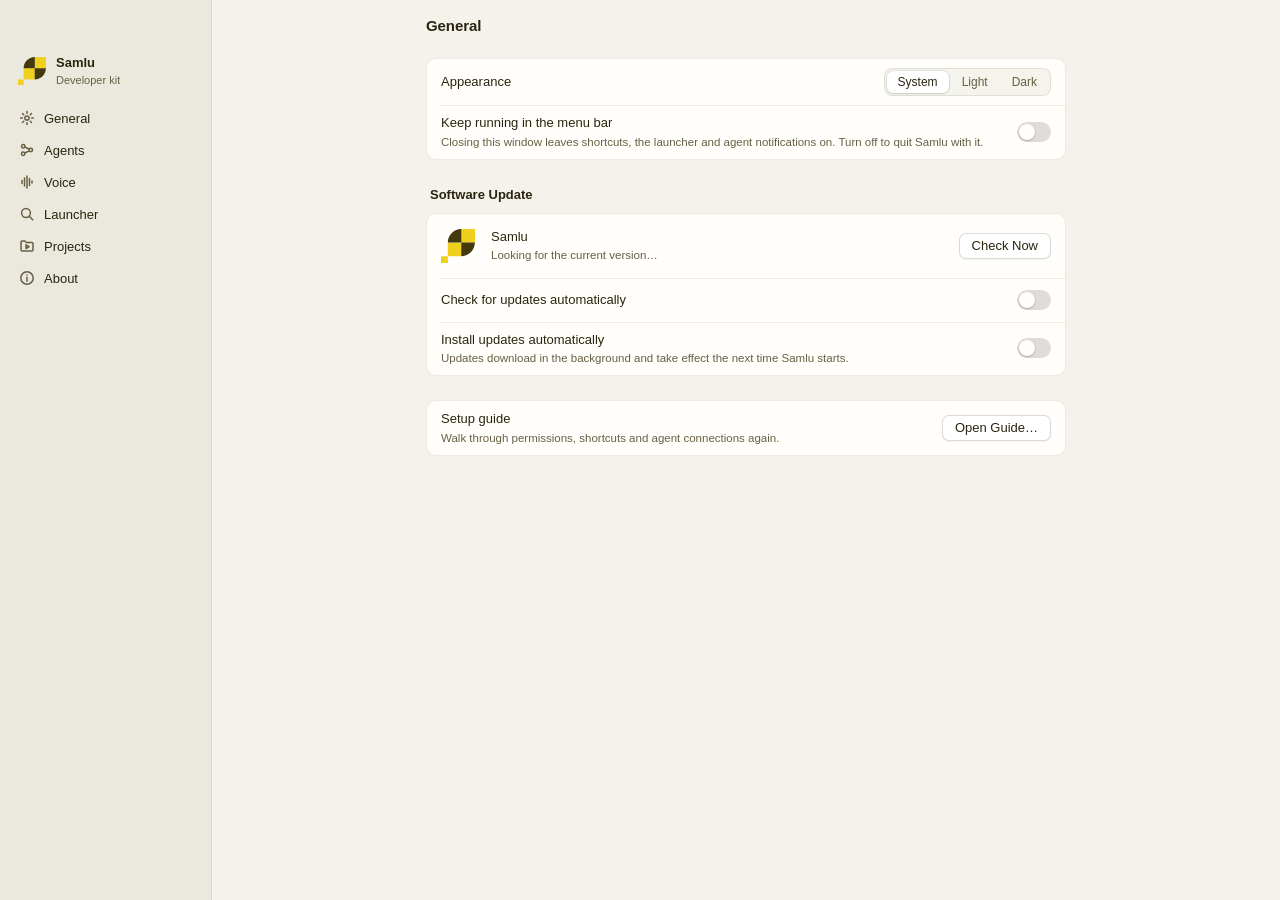
<file: public/index.html>
<!doctype html>
<html lang="en">
  <head>
    <meta charset="UTF-8" />
    <meta name="viewport" content="width=device-width, initial-scale=1.0" />
    <meta name="color-scheme" content="light dark" />
    <title>Samlu Settings</title>
    <link rel="stylesheet" href="./presence.css" />
    <link rel="stylesheet" href="./settings.css" />
  </head>
  <body class="settings">
    <div class="window">
      <aside class="sidebar">
        <div class="sidebar-drag" data-tauri-drag-region></div>
        <div class="identity">
          <span class="identity-mark" aria-hidden="true">
            <svg viewBox="0 0 240 240">
              <g class="samlu-mark-brand"><rect x="48" y="96" width="96" height="96"/><rect x="143.5" y=".5" width="96" height="96"/><rect y="192.5" width="48.5" height="47.5"/></g>
              <g class="samlu-mark-ink"><path d="M144,0h0v96H48C48,43.02,91.02,0,144,0Z"/><path d="M143,96h96c0,52.98-43.02,96-96,96h0v-96h0Z"/></g>
            </svg>
          </span>
          <span class="identity-text">
            <strong>Samlu</strong>
            <span id="sidebar-version">Developer kit</span>
          </span>
        </div>

        <nav class="nav" aria-label="Settings">
          <button class="nav-item" data-pane="general" type="button">
            <svg viewBox="0 0 16 16" aria-hidden="true"><circle cx="8" cy="8" r="2.1"/><path d="M8 1.6v1.7M8 12.7v1.7M3.5 3.5l1.2 1.2M11.3 11.3l1.2 1.2M1.6 8h1.7M12.7 8h1.7M3.5 12.5l1.2-1.2M11.3 4.7l1.2-1.2"/></svg>
            <span>General</span>
            <span class="nav-dot" id="update-dot" hidden aria-label="Update available"></span>
          </button>
          <button class="nav-item" data-pane="agents" type="button">
            <svg viewBox="0 0 16 16" aria-hidden="true"><circle cx="4.2" cy="4.2" r="1.7"/><circle cx="11.8" cy="8" r="1.7"/><circle cx="4.2" cy="11.8" r="1.7"/><path d="m5.8 5 4.4 2.2M5.8 11l4.4-2.2"/></svg>
            <span>Agents</span>
          </button>
          <button class="nav-item" data-pane="voice" type="button">
            <svg viewBox="0 0 16 16" aria-hidden="true"><path d="M3 9.5v-3M5.5 12V4M8 14V2M10.5 11.5v-7M13 9V7"/></svg>
            <span>Voice</span>
          </button>
          <button class="nav-item" data-pane="launcher" type="button">
            <svg viewBox="0 0 16 16" aria-hidden="true"><circle cx="7" cy="7" r="4.4"/><path d="m10.3 10.3 3.4 3.4"/></svg>
            <span>Launcher</span>
          </button>
          <button class="nav-item" data-pane="projects" type="button">
            <svg viewBox="0 0 16 16" aria-hidden="true"><path d="M2 4.2c0-.66.54-1.2 1.2-1.2h2.7l1.4 1.5h5.5c.66 0 1.2.54 1.2 1.2v6.1c0 .66-.54 1.2-1.2 1.2H3.2c-.66 0-1.2-.54-1.2-1.2z"/><path d="M7 6.9v3.7l3-1.85z"/></svg>
            <span>Projects</span>
          </button>
          <button class="nav-item" data-pane="about" type="button">
            <svg viewBox="0 0 16 16" aria-hidden="true"><circle cx="8" cy="8" r="6.2"/><path d="M8 7.2v4M8 4.9h.01"/></svg>
            <span>About</span>
          </button>
        </nav>
      </aside>

      <main class="main">
        <header class="toolbar" data-tauri-drag-region>
          <h1 class="toolbar-title" id="pane-title">General</h1>
        </header>

        <div class="scroller" id="scroller">
          <!-- ======================================================== General -->
          <section class="pane" id="pane-general" data-title="General" aria-labelledby="pane-title">
            <section class="group">
              <div class="group-box">
                <div class="row">
                  <span class="row-text"><span class="row-label">Appearance</span></span>
                  <span class="row-control">
                    <select id="appearance" data-variant="segmented" aria-label="Appearance">
                      <option value="system">System</option>
                      <option value="light">Light</option>
                      <option value="dark">Dark</option>
                    </select>
                  </span>
                </div>
                <label class="row">
                  <span class="row-text">
                    <span class="row-label">Keep running in the menu bar</span>
                    <span class="row-detail">Closing this window leaves shortcuts, the launcher and agent notifications on. Turn off to quit Samlu with it.</span>
                  </span>
                  <input id="keep-running" class="switch" type="checkbox" role="switch" />
                </label>
              </div>
            </section>

            <section class="group" aria-labelledby="updates-title">
              <div class="group-head">
                <h2 id="updates-title">Software Update</h2>
                <span class="saved" id="updates-saved" aria-live="polite"></span>
              </div>
              <div class="group-box">
                <div class="row update" id="update-row" data-status="idle">
                  <span class="update-mark" aria-hidden="true">
                    <svg viewBox="0 0 240 240">
                      <g class="samlu-mark-brand"><rect x="48" y="96" width="96" height="96"/><rect x="143.5" y=".5" width="96" height="96"/><rect y="192.5" width="48.5" height="47.5"/></g>
                      <g class="samlu-mark-ink"><path d="M144,0h0v96H48C48,43.02,91.02,0,144,0Z"/><path d="M143,96h96c0,52.98-43.02,96-96,96h0v-96h0Z"/></g>
                    </svg>
                  </span>
                  <span class="row-text">
                    <span class="row-label" id="update-headline">Samlu</span>
                    <span class="row-detail" id="update-detail" aria-live="polite">Looking for the current version…</span>
                    <span class="progress" id="update-progress" hidden><span class="progress-fill" id="update-progress-fill"></span></span>
                  </span>
                  <span class="row-control">
                    <button class="button" id="update-action" type="button">Check Now</button>
                  </span>
                </div>
                <div class="row notes" id="update-notes" hidden>
                  <span class="row-text">
                    <span class="row-label" id="update-notes-title">What’s new</span>
                    <span class="notes-text" id="update-notes-text"></span>
                  </span>
                </div>
                <label class="row">
                  <span class="row-text"><span class="row-label">Check for updates automatically</span></span>
                  <input id="update-auto-check" class="switch" type="checkbox" role="switch" />
                </label>
                <label class="row">
                  <span class="row-text">
                    <span class="row-label">Install updates automatically</span>
                    <span class="row-detail">Updates download in the background and take effect the next time Samlu starts.</span>
                  </span>
                  <input id="update-auto-install" class="switch" type="checkbox" role="switch" />
                </label>
              </div>
              <p class="group-note" id="update-note" hidden></p>
            </section>

            <section class="group">
              <div class="group-box">
                <div class="row">
                  <span class="row-text">
                    <span class="row-label">Setup guide</span>
                    <span class="row-detail">Walk through permissions, shortcuts and agent connections again.</span>
                  </span>
                  <span class="row-control"><button class="button" id="open-setup-guide" type="button">Open Guide…</button></span>
                </div>
              </div>
            </section>
          </section>

          <!-- ========================================================= Agents -->
          <section class="pane" id="pane-agents" data-title="Agents" aria-labelledby="pane-title" hidden>
            <section class="group" aria-labelledby="connections-title">
              <div class="group-head">
                <h2 id="connections-title">Connections</h2>
                <span class="listener" id="listener-status" data-state="checking">
                  <span class="status-dot" aria-hidden="true"></span>
                  <span id="listener-text">Checking listener…</span>
                </span>
              </div>
              <div class="group-box" id="agent-integrations" aria-live="polite">
                <div class="row empty-row">Checking agent integrations…</div>
              </div>
              <p class="group-note">Samlu merges its hooks into each tool’s own configuration and keeps a backup of the original.</p>
            </section>

            <section class="group" id="agent-preview" hidden>
              <div class="group-head">
                <h2 id="agent-preview-title">Configuration preview</h2>
                <button class="button small" id="close-agent-preview" type="button">Done</button>
              </div>
              <pre class="code" id="agent-preview-code"></pre>
            </section>

            <section class="group" aria-labelledby="notifications-title">
              <div class="group-head">
                <h2 id="notifications-title">Notifications</h2>
                <span class="saved" id="notifications-saved" aria-live="polite"></span>
              </div>
              <div class="group-box">
                <div class="row">
                  <span class="row-text">
                    <span class="row-label">Show agent updates in</span>
                    <span class="row-detail">Notification Center keeps a record either way.</span>
                  </span>
                  <span class="row-control">
                    <select id="agent-delivery" data-variant="segmented" aria-label="Show agent updates in">
                      <option value="island">Samlu Island</option>
                      <option value="system">Notification Center</option>
                    </select>
                  </span>
                </div>
                <div class="row" id="island-style-row">
                  <span class="row-text">
                    <span class="row-label">Island style</span>
                    <span class="row-detail" id="island-style-detail">Grows out of the notch and settles with a little wobble.</span>
                  </span>
                  <span class="row-control">
                    <select id="island-style" data-variant="segmented" aria-label="Island style">
                      <option value="bloom">Bloom</option>
                      <option value="buddy">Buddy</option>
                    </select>
                  </span>
                </div>
                <label class="row">
                  <span class="row-text">
                    <span class="row-label">Needs your input</span>
                    <span class="row-detail">Permission requests, questions and blocked agents.</span>
                  </span>
                  <input id="notify-needs-input" class="switch" type="checkbox" role="switch" />
                </label>
                <label class="row">
                  <span class="row-text">
                    <span class="row-label">Task completed</span>
                    <span class="row-detail">When Claude Code or Codex reports a finished task.</span>
                  </span>
                  <input id="notify-task-completed" class="switch" type="checkbox" role="switch" />
                </label>
                <label class="row">
                  <span class="row-text">
                    <span class="row-label">Every finished turn</span>
                    <span class="row-detail">Noisier. For tools that do not report finished tasks.</span>
                  </span>
                  <input id="notify-turn-finished" class="switch" type="checkbox" role="switch" />
                </label>
                <label class="row">
                  <span class="row-text">
                    <span class="row-label">Include a summary</span>
                    <span class="row-detail">A short description of the result in each notification.</span>
                  </span>
                  <input id="include-agent-summary" class="switch" type="checkbox" role="switch" />
                </label>
                <div class="row">
                  <span class="row-text">
                    <span class="row-label">Quiet period for turns</span>
                    <span class="row-detail">Finished-turn alerts from one session wait at least this long between each other.</span>
                  </span>
                  <span class="row-control">
                    <span class="number-field">
                      <input id="notification-debounce" type="number" min="3" max="300" step="1" inputmode="numeric" aria-label="Quiet period in seconds" />
                      <span>sec</span>
                    </span>
                  </span>
                </div>
                <div class="row">
                  <span class="row-text">
                    <span class="row-label">Test notification</span>
                    <span class="row-detail">Sends a sample update the way you have set things up.</span>
                  </span>
                  <span class="row-control"><button class="button" id="test-agent-notification" type="button">Send Test</button></span>
                </div>
              </div>
            </section>

            <section class="group" aria-labelledby="agent-sounds-title">
              <div class="group-head">
                <h2 id="agent-sounds-title">Sounds</h2>
                <span class="saved" id="agent-sounds-saved" aria-live="polite"></span>
              </div>
              <div class="group-box">
                <label class="row">
                  <span class="row-text">
                    <span class="row-label">Play sounds</span>
                    <span class="row-detail">A short sound when an agent needs you or finishes.</span>
                  </span>
                  <input id="agent-sounds-enabled" class="switch" type="checkbox" role="switch" />
                </label>
                <div class="row">
                  <span class="row-text">
                    <span class="row-label">Needs you</span>
                    <span class="row-detail">Permission requests, questions and reminders.</span>
                  </span>
                  <span class="row-control">
                    <select id="agent-sound-needs-input" data-sound-select aria-label="Needs you sound"><option value="none">None</option></select>
                    <button class="button small" data-sound-preview="needs-input" type="button" aria-label="Preview Needs you sound">&#9654;</button>
                  </span>
                </div>
                <div class="row">
                  <span class="row-text">
                    <span class="row-label">Task completed</span>
                    <span class="row-detail">When an agent reports a finished task.</span>
                  </span>
                  <span class="row-control">
                    <select id="agent-sound-completed" data-sound-select aria-label="Task completed sound"><option value="none">None</option></select>
                    <button class="button small" data-sound-preview="completed" type="button" aria-label="Preview Task completed sound">&#9654;</button>
                  </span>
                </div>
                <div class="row">
                  <span class="row-text">
                    <span class="row-label">Every finished turn</span>
                    <span class="row-detail">Noisier. Off unless you choose a sound.</span>
                  </span>
                  <span class="row-control">
                    <select id="agent-sound-turn-finished" data-sound-select aria-label="Every finished turn sound"><option value="none">None</option></select>
                    <button class="button small" data-sound-preview="turn-finished" type="button" aria-label="Preview Every finished turn sound">&#9654;</button>
                  </span>
                </div>
                <div class="row">
                  <span class="row-text"><span class="row-label">Volume</span></span>
                  <span class="row-control">
                    <input id="agent-sound-volume" class="range" type="range" min="0" max="100" step="1" aria-label="Sound volume" />
                  </span>
                </div>
              </div>
            </section>

            <section class="group" aria-labelledby="agent-approvals-title">
              <div class="group-head">
                <h2 id="agent-approvals-title">Approvals</h2>
                <span class="saved" id="agent-approvals-saved" aria-live="polite"></span>
              </div>
              <div class="group-box">
                <div class="row">
                  <span class="row-text">
                    <span class="row-label">Codex waits for you</span>
                    <span class="row-detail">How long a Codex request stays open before it goes back to Codex.</span>
                  </span>
                  <span class="row-control">
                    <span class="number-field">
                      <input id="agent-codex-wait" type="number" min="10" max="120" step="1" inputmode="numeric" aria-label="Codex wait in seconds" />
                      <span>sec</span>
                    </span>
                  </span>
                </div>
                <div class="row">
                  <span class="row-text">
                    <span class="row-label">Approve shortcut</span>
                    <span class="row-detail">Active only while an approval card is showing.</span>
                  </span>
                  <span class="row-control">
                    <button class="shortcut" id="agent-approve-shortcut" type="button" aria-label="Approve shortcut" aria-pressed="false">Not set</button>
                  </span>
                </div>
                <div class="row">
                  <span class="row-text"><span class="row-label">Deny shortcut</span></span>
                  <span class="row-control">
                    <button class="shortcut" id="agent-deny-shortcut" type="button" aria-label="Deny shortcut" aria-pressed="false">Not set</button>
                  </span>
                </div>
                <div class="row">
                  <span class="row-text">
                    <span class="row-label">Remind me</span>
                    <span class="row-detail">Rings once if a request is still waiting.</span>
                  </span>
                  <span class="row-control">
                    <select id="agent-reminder" aria-label="Remind me">
                      <option value="0">Off</option>
                      <option value="1">1 min</option>
                      <option value="3">3 min</option>
                      <option value="5">5 min</option>
                      <option value="10">10 min</option>
                    </select>
                  </span>
                </div>
              </div>
            </section>

            <section class="group" aria-labelledby="sessions-title">
              <div class="group-head">
                <h2 id="sessions-title">Sessions</h2>
              </div>
              <div class="group-box activity" id="agent-sessions" aria-live="polite">
                <div class="row empty-row">No agent sessions yet.</div>
              </div>
              <p class="group-note">Sessions Samlu has seen in the last 12 hours. Kept in memory only.</p>
            </section>

            <section class="group" aria-labelledby="activity-title">
              <div class="group-head">
                <h2 id="activity-title">Recent Activity</h2>
                <button class="text-button" id="clear-activity" type="button">Clear…</button>
              </div>
              <div class="group-box activity" id="activity-list">
                <div class="row empty-row">No agent activity yet.</div>
              </div>
              <p class="group-note">Kept only on this Mac.</p>
            </section>
          </section>

          <!-- ========================================================== Voice -->
          <section class="pane" id="pane-voice" data-title="Voice" aria-labelledby="pane-title" hidden>
            <section class="group" aria-labelledby="voice-modes-title">
              <div class="group-head">
                <h2 id="voice-modes-title">Shortcut and Modes</h2>
                <span class="saved" id="voice-modes-saved" aria-live="polite"></span>
              </div>
              <div class="group-box">
                <div class="row">
                  <span class="row-text">
                    <span class="row-label">Dictation shortcut</span>
                    <span class="row-detail">Hold to talk and release to finish, or tap to start and tap again to stop.</span>
                  </span>
                  <span class="row-control">
                    <button class="shortcut" id="voice-hotkey" type="button" aria-label="Dictation shortcut" aria-pressed="false">Not set</button>
                  </span>
                </div>
                <div class="row mode">
                  <span class="row-text">
                    <span class="row-label">Dictate <span class="keys" id="voice-normal-key"></span></span>
                    <span class="row-detail">What you said, as you said it.</span>
                  </span>
                  <span class="row-control">
                    <select id="voice-dictation-delivery" data-variant="segmented" aria-label="When dictation is ready">
                      <option value="instant_insert">Insert</option>
                      <option value="editable_preview">Preview</option>
                      <option value="copy_only">Copy</option>
                    </select>
                  </span>
                </div>
                <div class="row mode">
                  <span class="row-text">
                    <span class="row-label">Summarize <span class="keys" id="voice-summary-key"></span></span>
                    <span class="row-detail">Rambling thoughts become compact notes.</span>
                  </span>
                  <span class="row-control">
                    <select id="voice-summary-delivery" data-variant="segmented" aria-label="When a summary is ready">
                      <option value="instant_insert">Insert</option>
                      <option value="editable_preview">Preview</option>
                      <option value="copy_only">Copy</option>
                    </select>
                  </span>
                </div>
                <div class="row mode">
                  <span class="row-text">
                    <span class="row-label">Prompt <span class="keys" id="voice-prompt-key"></span></span>
                    <span class="row-detail">A detailed brief for Claude Code or Codex.</span>
                  </span>
                  <span class="row-control">
                    <select id="voice-prompt-delivery" data-variant="segmented" aria-label="When a prompt is ready">
                      <option value="instant_insert">Insert</option>
                      <option value="editable_preview">Preview</option>
                      <option value="copy_only">Copy</option>
                    </select>
                  </span>
                </div>
                <label class="row">
                  <span class="row-text">
                    <span class="row-label">Interface sounds</span>
                    <span class="row-detail">Quiet cues when recording starts, finishes or fails.</span>
                  </span>
                  <input id="voice-interface-sounds" class="switch" type="checkbox" role="switch" />
                </label>
              </div>
              <p class="group-note">Insert types the result where you were, Preview lets you edit it first, and Copy leaves it on the clipboard.</p>
            </section>

            <section class="group" aria-labelledby="voice-permissions-title">
              <div class="group-head"><h2 id="voice-permissions-title">Permissions</h2></div>
              <div class="group-box">
                <div class="row">
                  <span class="row-text">
                    <span class="row-label">Microphone</span>
                    <span class="row-detail" id="voice-microphone-help">Needed to record dictation.</span>
                  </span>
                  <span class="row-control">
                    <span class="pill" id="voice-microphone-status" aria-live="polite">Checking</span>
                    <button class="button" id="open-voice-microphone" type="button">Allow…</button>
                  </span>
                </div>
                <div class="row mac-only">
                  <span class="row-text">
                    <span class="row-label">Accessibility</span>
                    <span class="row-detail" id="voice-accessibility-help">Lets Samlu type the result into the field where you started.</span>
                  </span>
                  <span class="row-control">
                    <span class="pill" id="voice-accessibility-status" aria-live="polite">Checking</span>
                    <button class="button" id="open-voice-accessibility" type="button">Allow…</button>
                  </span>
                </div>
              </div>
            </section>

            <section class="group" aria-labelledby="voice-engine-title">
              <div class="group-head">
                <h2 id="voice-engine-title">Speech Recognition</h2>
                <span class="saved" id="voice-engine-saved" aria-live="polite"></span>
              </div>
              <div class="group-box">
                <div class="row">
                  <span class="row-text">
                    <span class="row-label">Engine</span>
                    <span class="row-detail" id="voice-engine-detail">Transcribe on this Mac, or with a provider you choose.</span>
                  </span>
                  <span class="row-control">
                    <select id="voice-stt-choice" aria-label="Speech engine">
                      <optgroup label="On this Mac">
                        <option value="whisper_cpp">Local model</option>
                        <option value="apple" id="voice-apple-option" class="mac-only">Apple</option>
                      </optgroup>
                      <optgroup label="Cloud">
                        <option value="groq">Groq</option>
                        <option value="openai">OpenAI</option>
                        <option value="deepgram">Deepgram</option>
                        <option value="elevenlabs">ElevenLabs</option>
                        <option value="custom">OpenAI-compatible URL</option>
                      </optgroup>
                    </select>
                  </span>
                </div>
                <div class="row">
                  <span class="row-text">
                    <span class="row-label">Language</span>
                    <span class="row-detail" id="voice-language-note" hidden></span>
                  </span>
                  <span class="row-control">
                    <select id="voice-language" aria-label="Language">
                      <option value="auto">Detect automatically</option>
                      <option value="en">English</option>
                      <option value="es">Spanish</option>
                      <option value="fr">French</option>
                      <option value="de">German</option>
                      <option value="it">Italian</option>
                      <option value="pt">Portuguese</option>
                      <option value="nl">Dutch</option>
                      <option value="hi">Hindi</option>
                      <option value="ne">Nepali</option>
                      <option value="ja">Japanese</option>
                      <option value="ko">Korean</option>
                      <option value="zh">Chinese</option>
                      <option value="ru">Russian</option>
                      <option value="ar">Arabic</option>
                    </select>
                  </span>
                </div>
                <div class="row" id="voice-stt-base-url-row" hidden>
                  <span class="row-text"><span class="row-label">API base URL</span></span>
                  <span class="row-control wide">
                    <input id="voice-stt-base-url" class="field" type="url" spellcheck="false" placeholder="https://api.provider.com/v1" aria-label="Speech API base URL" />
                  </span>
                </div>
                <div class="row" id="voice-cloud-model-row" hidden>
                  <span class="row-text"><span class="row-label">Model</span></span>
                  <span class="row-control wide">
                    <input id="voice-stt-model" class="field" type="text" spellcheck="false" aria-label="Speech model" />
                  </span>
                </div>
                <div class="row" id="voice-cloud-key-row" hidden>
                  <span class="row-text">
                    <span class="row-label">API key</span>
                    <span class="row-detail">Stored in your macOS Keychain.</span>
                  </span>
                  <span class="row-control wide">
                    <span class="pill" id="voice-stt-key-status">Checking</span>
                    <input id="voice-stt-api-key" class="field" type="password" autocomplete="off" spellcheck="false" placeholder="Paste a new key" aria-label="Speech API key" />
                    <button class="button" id="save-voice-stt-key" type="button">Save</button>
                  </span>
                </div>
                <div class="row" id="voice-apple-row" hidden>
                  <span class="row-text">
                    <span class="row-label">Language assets</span>
                    <span class="row-detail" id="voice-apple-help">macOS downloads speech assets once per language.</span>
                  </span>
                  <span class="row-control"><button class="button" id="voice-apple-install" type="button">Install</button></span>
                </div>
              </div>

              <div class="subgroup" id="voice-whisper-fields" hidden>
                <div class="subgroup-head">
                  <h3>Local models</h3>
                  <span class="subgroup-actions">
                    <button class="text-button" id="voice-add-model" type="button">Add Whisper File…</button>
                    <button class="text-button" id="voice-rescan-models" type="button">Rescan</button>
                  </span>
                </div>
                <div class="group-box" id="voice-model-list"></div>
                <div class="subgroup-head"><h3>Download a model</h3></div>
                <div class="group-box" id="voice-model-catalog"></div>
              </div>
            </section>

            <section class="group" aria-labelledby="voice-text-title">
              <div class="group-head">
                <h2 id="voice-text-title">Text Processing</h2>
                <span class="saved" id="voice-text-saved" aria-live="polite"></span>
              </div>
              <div class="group-box">
                <label class="row">
                  <span class="row-text">
                    <span class="row-label">Clean up dictation</span>
                    <span class="row-detail">Removes filler words, fixes punctuation and applies “no, I mean…” corrections. Off inserts exactly what was heard.</span>
                  </span>
                  <input id="voice-cleanup" class="switch" type="checkbox" role="switch" />
                </label>
                <div class="row">
                  <span class="row-text"><span class="row-label">Provider</span></span>
                  <span class="row-control">
                    <select id="voice-transform-provider" aria-label="Text provider">
                      <option value="groq">Groq</option>
                      <option value="openai">OpenAI</option>
                      <option value="ollama">Ollama (this Mac)</option>
                      <option value="lmstudio">LM Studio (this Mac)</option>
                      <option value="custom">OpenAI-compatible URL</option>
                    </select>
                  </span>
                </div>
                <div class="row" id="voice-transform-base-url-row" hidden>
                  <span class="row-text"><span class="row-label">API base URL</span></span>
                  <span class="row-control wide">
                    <input id="voice-transform-base-url" class="field" type="url" spellcheck="false" placeholder="https://api.provider.com/v1" aria-label="Text API base URL" />
                  </span>
                </div>
                <div class="row">
                  <span class="row-text">
                    <span class="row-label">Model</span>
                    <span class="row-detail" id="voice-transform-model-hint" hidden>A model your server lists, for example from <code>ollama list</code>.</span>
                  </span>
                  <span class="row-control wide">
                    <input id="voice-transform-model" class="field" type="text" spellcheck="false" aria-label="Text model" />
                  </span>
                </div>
                <div class="row" id="voice-transform-key-row">
                  <span class="row-text">
                    <span class="row-label">API key</span>
                    <span class="row-detail">Stored in your macOS Keychain.</span>
                  </span>
                  <span class="row-control wide">
                    <span class="pill" id="voice-transform-key-status">Checking</span>
                    <input id="voice-transform-api-key" class="field" type="password" autocomplete="off" spellcheck="false" placeholder="Paste a new key" aria-label="Text API key" />
                    <button class="button" id="save-voice-transform-key" type="button">Save</button>
                  </span>
                </div>
              </div>
              <p class="group-note">Cleanup, summaries and prompts send the transcript text, never audio, to this provider. Ollama and LM Studio keep it on this Mac.</p>
            </section>

            <section class="group" aria-labelledby="voice-vocabulary-title">
              <div class="group-head">
                <h2 id="voice-vocabulary-title">Vocabulary</h2>
                <span class="saved" id="voice-vocabulary-saved" aria-live="polite"></span>
              </div>
              <div class="group-box">
                <textarea id="voice-vocabulary" class="field area" rows="5" spellcheck="false" placeholder="Samlu&#10;Claude Code&#10;Kubernetes" aria-label="Vocabulary"></textarea>
              </div>
              <p class="group-note">Names and terms to spell exactly, one per line.</p>
            </section>

            <section class="group" aria-labelledby="voice-history-title">
              <div class="group-head">
                <h2 id="voice-history-title">History</h2>
                <span class="saved" id="voice-history-saved" aria-live="polite"></span>
              </div>
              <div class="group-box">
                <label class="row">
                  <span class="row-text">
                    <span class="row-label">Keep transcript history</span>
                    <span class="row-detail">The last 200 results, as text. Turning this off deletes it.</span>
                  </span>
                  <input id="voice-keep-history" class="switch" type="checkbox" role="switch" />
                </label>
                <div class="row tools-row">
                  <input id="voice-history-search" class="field search" type="search" placeholder="Search history" spellcheck="false" aria-label="Search history" />
                  <label class="check"><input id="voice-history-raw" type="checkbox" /> Original wording</label>
                  <button class="text-button danger" id="clear-voice-history" type="button">Clear…</button>
                </div>
                <div class="history" id="voice-history-list" aria-live="polite"></div>
              </div>
              <p class="group-note">Stored only on this Mac. Audio is never kept.</p>
            </section>
          </section>

          <!-- ======================================================= Launcher -->
          <section class="pane" id="pane-launcher" data-title="Launcher" aria-labelledby="pane-title" hidden>
            <section class="group" aria-labelledby="launcher-shortcut-title">
              <div class="group-head">
                <h2 id="launcher-shortcut-title">Shortcut</h2>
                <span class="saved" id="launcher-saved" aria-live="polite"></span>
              </div>
              <div class="group-box">
                <div class="row">
                  <span class="row-text">
                    <span class="row-label">Launcher shortcut</span>
                    <span class="row-detail">Apps, projects, files, and Samlu’s own tools.</span>
                  </span>
                  <span class="row-control">
                    <button class="shortcut" id="launcher-hotkey" type="button" aria-label="Launcher shortcut" aria-pressed="false">Not set</button>
                  </span>
                </div>
                <div class="row">
                  <span class="row-text"><span class="row-label">Try it now</span></span>
                  <span class="row-control"><button class="button" id="open-launcher" type="button">Open Launcher</button></span>
                </div>
              </div>
            </section>

            <section class="group" aria-labelledby="launcher-tools-title">
              <div class="group-head"><h2 id="launcher-tools-title">Search Tools</h2></div>
              <div class="group-box tools">
                <div class="row tool"><kbd>=</kbd><span class="row-label">Calculator</span><code>= 12 * (8 + 2)</code></div>
                <div class="row tool"><kbd>;</kbd><span class="row-label">Snippets</span><code>; deploy</code></div>
                <div class="row tool"><kbd>@</kbd><span class="row-label">Clipboard history</span><code>@ token</code></div>
                <div class="row tool"><kbd>&gt;</kbd><span class="row-label">Commands</span><code>&gt; color</code></div>
                <div class="row tool"><kbd>?</kbd><span class="row-label">Describe a file</span><code>? pets clause in the lease</code></div>
                <div class="row tool"><kbd>!</kbd><span class="row-label">Tasks</span><code>! dev server</code></div>
                <div class="row tool"><kbd>⇥</kbd><span class="row-label">Project actions</span><code>Tab on a project</code></div>
              </div>
            </section>

            <section class="group" aria-labelledby="launcher-clipboard-title">
              <div class="group-head"><h2 id="launcher-clipboard-title">Clipboard History</h2></div>
              <div class="group-box">
                <label class="row">
                  <span class="row-text">
                    <span class="row-label">Keep clipboard history</span>
                    <span class="row-detail">The last 40 text clips, on this Mac only. Search them with @ in the launcher.</span>
                  </span>
                  <input id="clipboard-history-enabled" class="switch" type="checkbox" role="switch" />
                </label>
                <div class="row">
                  <span class="row-text"><span class="row-label">Stored clips</span></span>
                  <span class="row-control"><button class="button danger" id="clear-clipboard" type="button">Clear History…</button></span>
                </div>
              </div>
            </section>

            <section class="group" aria-labelledby="deep-find-title">
              <div class="group-head">
                <h2 id="deep-find-title">Descriptive Find</h2>
                <span class="pill" id="deep-find-pill">Off</span>
              </div>
              <div class="group-box">
                <label class="row">
                  <span class="row-text">
                    <span class="row-label">Search inside files</span>
                    <span class="row-detail">Type ? and describe what you’re looking for, like “the clause about pets in the lease”. Strong matches also appear in ordinary searches.</span>
                  </span>
                  <input id="deep-find-enabled" class="switch" type="checkbox" role="switch" />
                </label>
                <div id="deep-find-details" hidden>
                  <div id="deep-find-model"></div>
                  <label class="row">
                    <span class="row-text">
                      <span class="row-label">Include source code</span>
                      <span class="row-detail">Read code in projects too. Leave off to search documents and images.</span>
                    </span>
                    <input id="deep-find-code" class="switch" type="checkbox" role="switch" />
                  </label>
                  <div class="list-label">Searched folders</div>
                  <div id="deep-find-root-list"></div>
                  <div class="list-label">Excluded folders</div>
                  <div id="deep-find-exclusion-list"></div>
                  <div class="row actions">
                    <button class="button" id="deep-find-add-root" type="button">Add Folder…</button>
                    <button class="button" id="deep-find-add-exclusion" type="button">Exclude Folder…</button>
                    <span class="spacer"></span>
                    <button class="button" id="deep-find-rebuild" type="button">Rebuild Index</button>
                  </div>
                  <div class="row">
                    <span class="row-text">
                      <span class="row-label">Index and model</span>
                      <span class="row-detail" id="deep-find-usage">Stored on this computer only.</span>
                    </span>
                    <span class="row-control"><button class="button danger" id="deep-find-remove" type="button">Remove…</button></span>
                  </div>
                </div>
              </div>
              <p class="group-note">Reads text, Markdown, Word, OpenDocument, RTF, HTML and PDF files in the folders you choose, and keeps up as they change. Nothing leaves this computer. Keys, password files and hidden folders are never read. Search modeled on DigUp.</p>
            </section>

            <section class="group" aria-labelledby="launcher-snippets-title">
              <div class="group-head">
                <h2 id="launcher-snippets-title">Snippets</h2>
                <button class="text-button" id="new-snippet" type="button">New Snippet</button>
              </div>
              <div class="group-box snippets">
                <div class="snippet-list" id="snippet-list"></div>
                <div class="snippet-empty" id="snippet-empty">Select a snippet to edit it, or create a new one.</div>
                <form class="snippet-editor" id="snippet-form" hidden>
                  <input id="snippet-id" type="hidden" />
                  <label class="stacked"><span>Title</span><input id="snippet-title" class="field" required type="text" /></label>
                  <label class="stacked"><span>Keyword</span><input id="snippet-keyword" class="field" type="text" placeholder="deploy" /></label>
                  <label class="stacked grow"><span>Content</span><textarea id="snippet-content" class="field area" required rows="6"></textarea></label>
                  <div class="editor-actions">
                    <button class="button danger" id="delete-snippet" type="button">Delete…</button>
                    <span class="spacer"></span>
                    <button class="button primary" type="submit">Save Snippet</button>
                  </div>
                </form>
              </div>
              <p class="group-note">Type ; and a keyword in the launcher, then Return to copy the snippet.</p>
            </section>
          </section>

          <!-- ======================================================= Projects -->
          <section class="pane" id="pane-projects" data-title="Projects" aria-labelledby="pane-title" hidden>
            <section class="group" aria-labelledby="projects-keys-title">
              <div class="group-head">
                <h2 id="projects-keys-title">Keys</h2>
                <span class="saved" id="projects-saved" aria-live="polite"></span>
              </div>
              <div class="group-box">
                <div class="row">
                  <span class="row-text"><span class="row-label">Return <span class="keys" aria-hidden="true"><kbd>↩</kbd></span></span></span>
                  <span class="row-control">
                    <select data-chord="enter" aria-label="Return"><option value="">Show Actions</option></select>
                  </span>
                </div>
                <div class="row">
                  <span class="row-text"><span class="row-label">Command-Return <span class="keys" aria-hidden="true"><kbd data-windows="Ctrl">⌘</kbd><kbd>↩</kbd></span></span></span>
                  <span class="row-control">
                    <select data-chord="cmd+enter" aria-label="Command-Return"><option value="">Show Actions</option></select>
                  </span>
                </div>
                <div class="row">
                  <span class="row-text"><span class="row-label">Option-Return <span class="keys" aria-hidden="true"><kbd data-windows="Alt">⌥</kbd><kbd>↩</kbd></span></span></span>
                  <span class="row-control">
                    <select data-chord="alt+enter" aria-label="Option-Return"><option value="">Show Actions</option></select>
                  </span>
                </div>
                <div class="row">
                  <span class="row-text"><span class="row-label">Control-Return <span class="keys" aria-hidden="true"><kbd data-windows="Win">⌃</kbd><kbd>↩</kbd></span></span></span>
                  <span class="row-control">
                    <select data-chord="ctrl+enter" aria-label="Control-Return"><option value="">Show Actions</option></select>
                  </span>
                </div>
                <div class="row">
                  <span class="row-text"><span class="row-label">Shift-Return <span class="keys" aria-hidden="true"><kbd>⇧</kbd><kbd>↩</kbd></span></span></span>
                  <span class="row-control">
                    <select data-chord="shift+enter" aria-label="Shift-Return"><option value="">Show Actions</option></select>
                  </span>
                </div>
              </div>
              <p class="group-note">Tab on a project shows every action and the project’s scripts.</p>
            </section>

            <section class="group" aria-labelledby="projects-actions-title">
              <div class="group-head">
                <h2 id="projects-actions-title">Actions</h2>
                <span class="group-tools">
                  <span class="saved" id="project-actions-saved" aria-live="polite"></span>
                  <button class="text-button" id="restore-project-actions" type="button">Restore Defaults…</button>
                  <select id="add-project-action" data-placeholder="Add Action…" aria-label="Add an action">
                    <option value="" hidden>Add Action…</option>
                    <optgroup label="Apps" id="add-action-apps"></optgroup>
                    <optgroup label="Agents and tools" id="add-action-tools"></optgroup>
                    <optgroup label="Project" id="add-action-project"></optgroup>
                    <optgroup label="Custom">
                      <option value="new:open">Open with an App…</option>
                      <option value="new:terminal">Command in a Terminal…</option>
                      <option value="new:task">Background Task…</option>
                      <option value="new:script">Project Script…</option>
                      <option value="new:url">Link…</option>
                    </optgroup>
                  </select>
                </span>
              </div>
              <div class="group-box snippets action-box">
                <div class="action-column">
                  <div class="action-list" id="project-action-list">
                    <div class="row empty-row">Looking for installed apps and tools…</div>
                  </div>
                  <div class="list-tools">
                    <button class="text-button" id="move-project-action-up" type="button" disabled>Move Up</button>
                    <button class="text-button" id="move-project-action-down" type="button" disabled>Move Down</button>
                  </div>
                </div>
                <div class="snippet-empty" id="project-action-empty">Select an action to edit it, or add one.</div>
                <form class="snippet-editor action-editor" id="project-action-form" hidden>
                  <input id="project-action-id" type="hidden" />
                  <label class="stacked"><span>Title</span><input id="project-action-title" class="field" required type="text" spellcheck="false" autocomplete="off" /></label>
                  <div class="stacked">
                    <span>Kind</span>
                    <select id="project-action-kind" aria-label="Kind">
                      <option value="open">Open in App</option>
                      <option value="reveal">Show in Finder</option>
                      <option value="copy_path">Copy Path</option>
                      <option value="url">Link</option>
                      <option value="terminal">Terminal Command</option>
                      <option value="task">Background Task</option>
                      <option value="script">Project Script</option>
                    </select>
                  </div>
                  <div class="stacked" data-kind="open">
                    <span>App</span>
                    <select id="project-action-app" aria-label="App"></select>
                  </div>
                  <label class="stacked" data-kind="url"><span>Link</span><input id="project-action-url" class="field mono" type="text" inputmode="url" spellcheck="false" autocomplete="off" placeholder="http://localhost:3000" /></label>
                  <label class="stacked" data-kind="terminal"><span>Command</span><input id="project-action-command" class="field mono" type="text" spellcheck="false" autocomplete="off" placeholder="ctun start" /></label>
                  <div class="stacked" data-kind="terminal">
                    <span>Terminal</span>
                    <select id="project-action-terminal" aria-label="Terminal"></select>
                  </div>
                  <label class="stacked" data-kind="terminal"><span>Folder</span><input id="project-action-cwd" class="field" type="text" spellcheck="false" autocomplete="off" placeholder="Project folder" /></label>
                  <div class="stacked" data-kind="task">
                    <span>Steps</span>
                    <div class="steps" id="project-action-steps"></div>
                    <button class="text-button" id="add-project-step" type="button">Add Step</button>
                  </div>
                  <label class="editor-switch" data-kind="task">
                    <span>Keep going when a step fails</span>
                    <input id="project-action-continue" class="switch" type="checkbox" role="switch" />
                  </label>
                  <label class="stacked" data-kind="script"><span>Scripts</span><input id="project-action-scripts" class="field mono" type="text" spellcheck="false" autocomplete="off" placeholder="dev, start, run" /></label>
                  <div class="stacked" data-kind="script">
                    <span>Run in</span>
                    <select id="project-action-mode" data-variant="segmented" aria-label="Run in">
                      <option value="terminal">Terminal</option>
                      <option value="task">Background</option>
                    </select>
                  </div>
                  <p class="kind-note" data-kind="script">The first of these the project has runs, from its own folder before any subfolder.</p>
                  <p class="kind-note" data-kind="reveal">Selects the project folder in a Finder window.</p>
                  <p class="kind-note" data-kind="copy_path">Copies the project’s path, ready to paste.</p>
                  <div class="editor-actions">
                    <button class="button danger" id="delete-project-action" type="button">Delete…</button>
                    <span class="spacer"></span>
                    <button class="button primary" type="submit">Save Action</button>
                  </div>
                </form>
              </div>
              <p class="group-note">{path} and {name} stand for the project. Commands start in the project folder.</p>
            </section>

            <section class="group" aria-labelledby="projects-running-title">
              <div class="group-head">
                <h2 id="projects-running-title">Running</h2>
                <span class="saved" id="project-running-saved" aria-live="polite"></span>
              </div>
              <div class="group-box">
                <div class="row">
                  <span class="row-text">
                    <span class="row-label">Terminal for commands</span>
                    <span class="row-detail">Agent CLIs and commands open here unless an action names its own.</span>
                  </span>
                  <span class="row-control">
                    <select id="project-terminal" aria-label="Terminal for commands"><option value="">Default</option></select>
                  </span>
                </div>
                <div class="row">
                  <span class="row-text">
                    <span class="row-label">Scripts run in</span>
                    <span class="row-detail" data-windows="For Return on a script in the action panel. Ctrl+Enter uses the other.">For Return on a script in the action panel. ⌘↩ uses the other.</span>
                  </span>
                  <span class="row-control">
                    <select id="project-script-mode" data-variant="segmented" aria-label="Scripts run in">
                      <option value="terminal">Terminal</option>
                      <option value="task">Background</option>
                    </select>
                  </span>
                </div>
                <label class="row">
                  <span class="row-text">
                    <span class="row-label">Notify when a task finishes</span>
                    <span class="row-detail">Background tasks that succeed or fail.</span>
                  </span>
                  <input id="project-notify-finished" class="switch" type="checkbox" role="switch" />
                </label>
                <label class="row">
                  <span class="row-text">
                    <span class="row-label">Notify when a task shares a link</span>
                    <span class="row-detail">Like a tunnel URL. Local addresses are skipped.</span>
                  </span>
                  <input id="project-notify-url" class="switch" type="checkbox" role="switch" />
                </label>
              </div>
              <p class="group-note" id="project-found-note">Looking for agent CLIs and terminals…</p>
            </section>

            <section class="group" aria-labelledby="launcher-projects-title">
              <div class="group-head">
                <h2 id="launcher-projects-title">Folders</h2>
                <span class="pill" id="project-count">Checking</span>
              </div>
              <div class="group-box">
                <div class="list-label">Indexed folders</div>
                <div id="project-root-list"></div>
                <div class="list-label">Excluded folders</div>
                <div id="project-exclusion-list"></div>
                <div class="row actions">
                  <button class="button" id="add-project-root" type="button">Add Folder…</button>
                  <button class="button" id="add-project-exclusion" type="button">Exclude Folder…</button>
                  <span class="spacer"></span>
                  <button class="button" id="reindex-projects" type="button">Reindex</button>
                </div>
              </div>
              <p class="group-note">Folders are searched for Git repositories two levels deep. Reindex after adding projects.</p>
            </section>
          </section>

          <!-- ========================================================== About -->
          <section class="pane" id="pane-about" data-title="About" aria-labelledby="pane-title" hidden>
            <div class="about">
              <span class="about-mark" aria-hidden="true">
                <svg viewBox="0 0 240 240">
                  <g class="samlu-mark-brand"><rect x="48" y="96" width="96" height="96"/><rect x="143.5" y=".5" width="96" height="96"/><rect y="192.5" width="48.5" height="47.5"/></g>
                  <g class="samlu-mark-ink"><path d="M144,0h0v96H48C48,43.02,91.02,0,144,0Z"/><path d="M143,96h96c0,52.98-43.02,96-96,96h0v-96h0Z"/></g>
                </svg>
              </span>
              <h2>Samlu</h2>
              <p class="about-version" id="about-version">Version</p>
              <p class="about-tagline">Speak an instruction, find any tool, and leave an agent running.</p>
              <div class="about-actions">
                <button class="button" id="about-check-updates" type="button">Check for Updates…</button>
                <button class="button" type="button" data-link="releases">Release Notes</button>
              </div>
            </div>

            <section class="group">
              <div class="group-box">
                <button class="row link" type="button" data-link="repository">
                  <span class="row-text"><span class="row-label">Source code</span><span class="row-detail">github.com/samreshan/samlu</span></span>
                  <svg viewBox="0 0 16 16" aria-hidden="true"><path d="M6 4h6v6M12 4l-7.5 7.5"/></svg>
                </button>
                <button class="row link" type="button" data-link="issues">
                  <span class="row-text"><span class="row-label">Report an issue</span><span class="row-detail">Bugs and ideas on GitHub</span></span>
                  <svg viewBox="0 0 16 16" aria-hidden="true"><path d="M6 4h6v6M12 4l-7.5 7.5"/></svg>
                </button>
              </div>
            </section>

            <section class="group" aria-labelledby="privacy-title">
              <div class="group-head"><h2 id="privacy-title">Privacy</h2></div>
              <div class="group-box prose">
                <p>Agent activity, snippets, launcher history and optional clipboard history stay on this Mac. API keys are kept in your macOS Keychain.</p>
                <p>With a local model or Apple speech, audio never leaves this Mac. With a cloud engine, audio goes only to the provider you chose. Transcripts are kept as text, and audio is never stored.</p>
                <p>Update checks read a release file from GitHub. Updates are verified against Samlu’s signing key before they are installed.</p>
              </div>
            </section>

            <p class="legal">Samlu for macOS · Apache License 2.0</p>
          </section>
        </div>
      </main>
    </div>

    <div class="toast" id="toast" role="status" aria-live="polite"></div>
    <script src="./platform.js"></script>
    <script src="./samlu-select.js"></script>
    <script src="./settings.js"></script>
  </body>
</html>
</file>
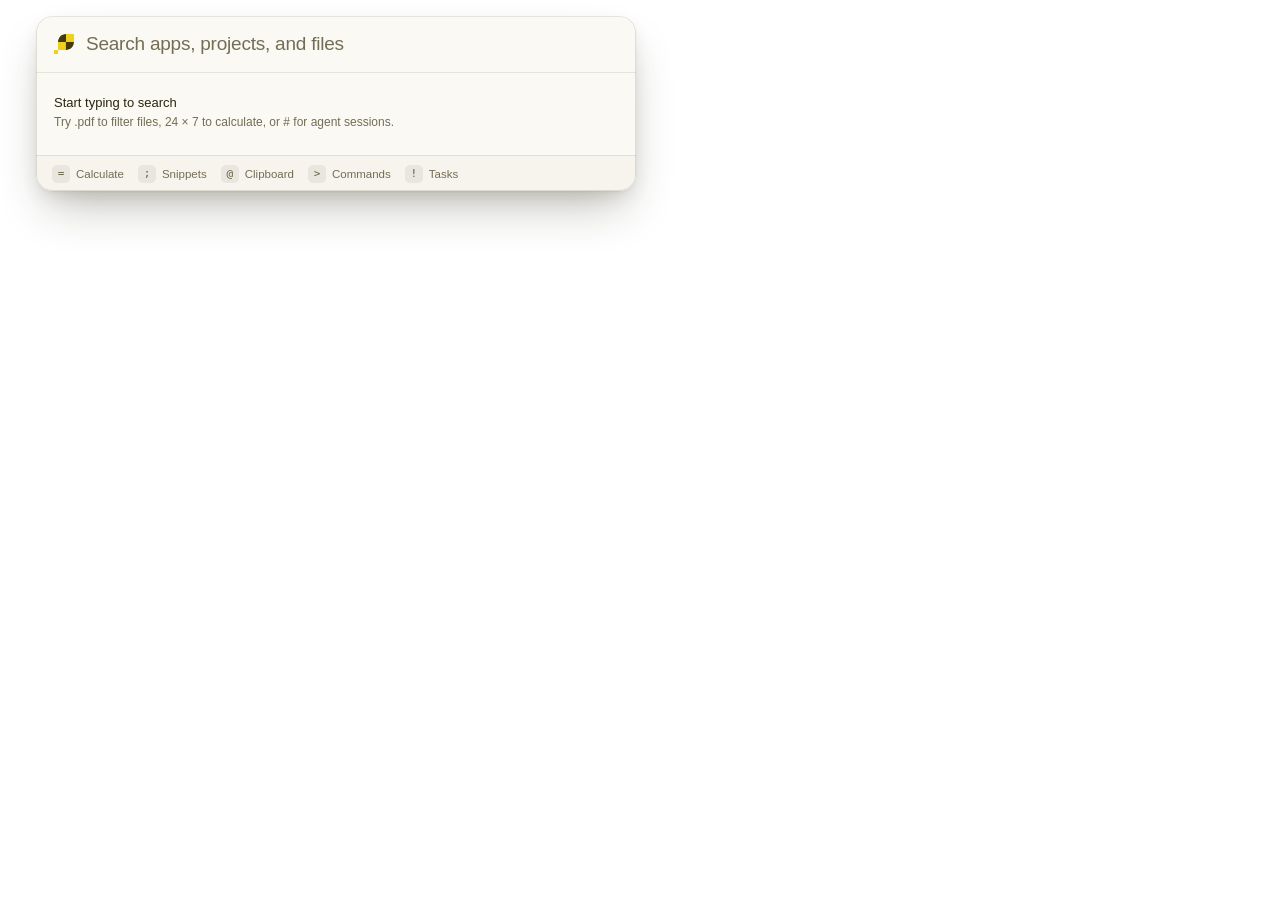
<file: public/launcher/launcher.html>
<!doctype html>
<html lang="en">
  <head>
    <meta charset="UTF-8" />
    <meta name="viewport" content="width=device-width, initial-scale=1.0" />
    <meta name="color-scheme" content="light dark" />
    <title>Samlu Launcher</title>
    <link rel="stylesheet" href="../presence.css" />
    <link rel="stylesheet" href="./launcher.css?v=6" />
  </head>
  <body>
    <!-- The window is fixed-size and transparent; the panel inside it grows
         and shrinks with its results. A click outside the panel dismisses. -->
    <div id="stage" class="stage">
      <div id="panel" class="panel" data-state="closed" data-motion="surface">
        <div class="search">
          <span class="search-mark" aria-hidden="true">
            <svg viewBox="0 0 240 240">
              <g class="samlu-mark-brand">
                <rect x="48" y="96" width="96" height="96" />
                <rect x="143.5" y=".5" width="96" height="96" />
                <rect y="192.5" width="48.5" height="47.5" />
              </g>
              <g class="samlu-mark-ink">
                <path d="M144,0h0v96H48C48,43.02,91.02,0,144,0Z" />
                <path d="M143,96h96c0,52.98-43.02,96-96,96h0v-96h0Z" />
              </g>
            </svg>
          </span>
          <!-- The project the action panel and the task view are about. -->
          <span id="scope" class="scope" hidden></span>
          <button id="extension-chip" class="scope" type="button" hidden></button>
          <input
            id="query"
            class="query"
            type="text"
            placeholder="Search apps, projects, and files"
            autocomplete="off"
            autocapitalize="off"
            spellcheck="false"
            role="combobox"
            aria-autocomplete="list"
            aria-controls="results"
            aria-expanded="true"
          />
          <span class="hotkey" id="hotkey" aria-hidden="true"></span>
        </div>
        <p id="notice" class="notice" role="status"></p>
        <div class="body" id="body">
          <ul id="results" class="results" role="listbox" aria-label="Results"></ul>
          <section id="task" class="task" aria-label="Task" hidden>
            <div class="task-head">
              <span id="task-status" class="task-status" aria-live="polite"></span>
              <span id="task-meta" class="task-meta"></span>
            </div>
            <div id="task-links" class="task-links" aria-label="Links" hidden></div>
            <div id="task-log" class="task-log" role="log" aria-label="Output" aria-live="off"></div>
          </section>
        </div>
        <footer class="bar">
          <span class="legend" id="legend" aria-label="Search prefixes">
            <span><kbd>=</kbd>Calculate</span>
            <span><kbd>;</kbd>Snippets</span>
            <span><kbd>@</kbd>Clipboard</span>
            <span><kbd>&gt;</kbd>Commands</span>
            <span id="legend-describe" hidden><kbd>?</kbd>Describe</span>
            <span><kbd>!</kbd>Tasks</span>
          </span>
          <span class="action" id="action" aria-live="polite"></span>
        </footer>
      </div>
    </div>
    <script src="../platform.js"></script>
    <script src="./launcher.js?v=5"></script>
  </body>
</html>
</file>
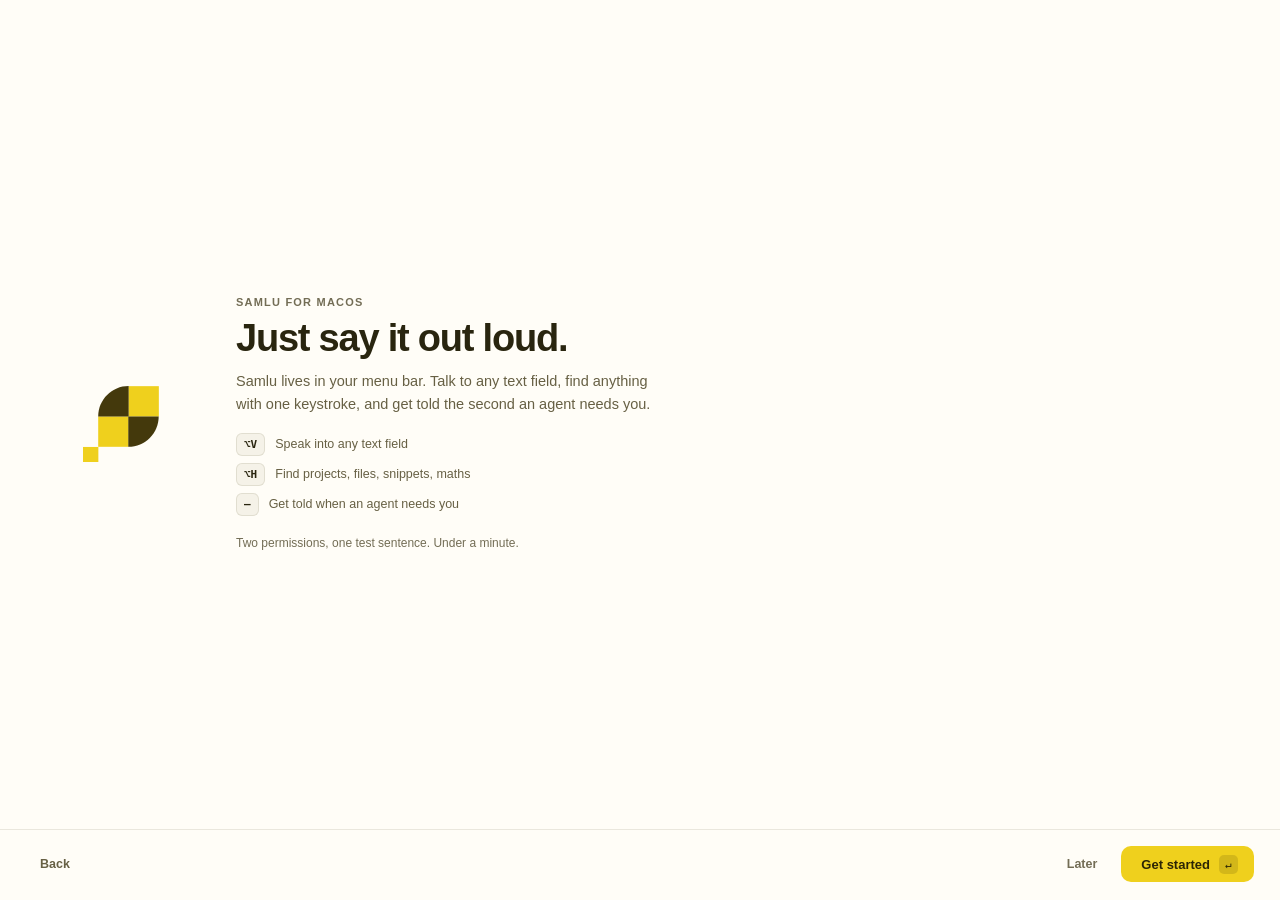
<file: public/onboarding/onboarding.html>
<!doctype html>
<html lang="en">
  <head>
    <meta charset="UTF-8" />
    <meta name="viewport" content="width=device-width, initial-scale=1.0" />
    <meta name="color-scheme" content="light dark" />
    <title>Welcome to Samlu</title>
    <link rel="stylesheet" href="../presence.css" />
    <link rel="stylesheet" href="./onboarding.css" />
  </head>
  <body>
    <main class="wizard">
      <ol class="steps" id="steps" aria-label="Setup progress"></ol>

      <div class="stage">
        <!-- 0 · Welcome -->
        <section class="step active" data-step="0">
          <div class="hero">
            <div class="hero-mark">
              <span class="fly">
                <span class="tilt">
                  <svg class="mark" viewBox="0 0 240 240" aria-hidden="true">
                    <g class="samlu-mark-brand"><rect x="48" y="96" width="96" height="96"/><rect x="143.5" y=".5" width="96" height="96"/><rect y="192.5" width="48.5" height="47.5"/></g>
                    <g class="samlu-mark-ink"><path d="M144,0h0v96H48C48,43.02,91.02,0,144,0Z"/><path d="M143,96h96c0,52.98-43.02,96-96,96h0v-96h0Z"/></g>
                  </svg>
                </span>
              </span>
            </div>
            <div>
              <p class="eyebrow">Samlu for macOS</p>
              <h1 class="display">Just say it out loud.</h1>
              <p class="lede">
                Samlu lives in your menu bar. Talk to any text field, find anything with one
                keystroke, and get told the second an agent needs you.
              </p>
              <div class="capability-list">
                <div><kbd data-voice-hotkey>⌥V</kbd>Speak into any text field</div>
                <div><kbd data-launcher-hotkey>⌥H</kbd>Find projects, files, snippets, maths</div>
                <div><kbd>—</kbd>Get told when an agent needs you</div>
              </div>
              <p class="note">Two permissions, one test sentence. Under a minute.</p>
            </div>
          </div>
        </section>

        <!-- 1 · Microphone -->
        <section class="step" data-step="1">
          <p class="eyebrow">Permission 1 of 2</p>
          <h1>Let Samlu hear you.</h1>
          <p class="lede narrow">
            Recording only happens while you hold the shortcut. Audio goes to the provider you
            configure — nowhere else.
          </p>
          <div class="permission-card">
            <span class="permission-icon" aria-hidden="true">
              <svg viewBox="0 0 24 24" width="20" height="20" fill="none" stroke="currentColor" stroke-width="2" stroke-linecap="round" stroke-linejoin="round"><path d="M12 19v3"/><path d="M19 10v2a7 7 0 0 1-14 0v-2"/><rect x="9" y="2" width="6" height="13" rx="3"/></svg>
            </span>
            <span class="permission-copy">
              <strong>Microphone</strong>
              <small>Records globally, even while another app is focused.</small>
            </span>
            <span class="pill good" id="mic-granted" hidden>Allowed</span>
            <button class="primary-button" id="grant-mic" type="button">Allow microphone</button>
          </div>
          <p class="note" id="mic-note">
            macOS will show its own dialog. Samlu never records outside the shortcut.
          </p>
        </section>

        <!-- 2 · Accessibility -->
        <section class="step" data-step="2">
          <p class="eyebrow">Permission 2 of 2</p>
          <h1>Let Samlu put text back.</h1>
          <p class="lede narrow" data-windows="Samlu types the result into the exact field where recording began. Windows needs no permission for that.">
            Accessibility lets Samlu return text to the exact field where recording began. Without
            it, results are copied instead.
          </p>
          <div class="permission-card">
            <span class="permission-icon" aria-hidden="true">
              <svg viewBox="0 0 24 24" width="20" height="20" fill="none" stroke="currentColor" stroke-width="2" stroke-linecap="round" stroke-linejoin="round"><path d="M20 13c0 5-3.5 7.5-7.66 8.95a1 1 0 0 1-.67-.01C7.5 20.5 4 18 4 13V6a1 1 0 0 1 1-1c2 0 4.5-1.2 6.24-2.72a1.17 1.17 0 0 1 1.52 0C14.51 3.81 17 5 19 5a1 1 0 0 1 1 1z"/><path d="m9 12 2 2 4-4"/></svg>
            </span>
            <span class="permission-copy">
              <strong data-windows="Text insertion">Accessibility</strong>
              <small>Automatic insertion into the app you were already using.</small>
            </span>
            <span class="pill good" id="acc-granted" hidden>Allowed</span>
            <button class="primary-button" id="grant-acc" type="button">Open Settings</button>
          </div>
          <p class="note" data-windows="Nothing to allow here on Windows.">
            You can skip this. Samlu will copy results to the clipboard until it's granted.
          </p>
        </section>

        <!-- 3 · Try it -->
        <section class="step" data-step="3">
          <p class="eyebrow">One test</p>
          <h1>Hold <kbd class="inline" data-voice-hotkey>⌥V</kbd> and say anything.</h1>
          <p class="lede narrow">
            Samlu appears at the bottom of the screen, listens while you hold, and drops the text
            into whatever field you were in.
          </p>

          <div class="key-setup" id="key-setup" hidden>
            <div class="eyebrow small">Where should speech be transcribed?</div>
            <div class="choice-row">
              <button class="secondary-button" id="voice-local" type="button">On this Mac (private, no account)</button>
              <button class="secondary-button" id="voice-cloud" type="button">Cloud provider</button>
            </div>

            <div id="voice-local-setup" hidden>
              <p class="note flush" id="voice-local-note"></p>
              <button class="primary-button" id="voice-local-go" type="button"></button>
              <p class="note flush" id="voice-local-progress" aria-live="polite"></p>
            </div>

            <div id="voice-cloud-setup" hidden>
              <div class="compound-field">
                <select id="voice-cloud-provider">
                  <option value="groq">Groq</option>
                  <option value="openai">OpenAI</option>
                  <option value="deepgram">Deepgram</option>
                  <option value="elevenlabs">ElevenLabs</option>
                </select>
                <input id="voice-key" type="password" autocomplete="off" spellcheck="false" placeholder="API key" />
                <button class="secondary-button" id="save-voice-key" type="button">Save key</button>
              </div>
              <p class="note flush">Keys are stored in the macOS Keychain. Other providers are in Settings.</p>
            </div>
          </div>

          <div class="try-box" id="try-box">
            <div class="eyebrow small">Try it here</div>
            <div class="try-field" id="try-field"><span class="caret"></span></div>
            <div class="try-foot">
              <span class="note flush" id="try-hint">Hold the shortcut, then let go.</span>
            </div>
          </div>
        </section>

        <!-- 4 · Alerts -->
        <section class="step" data-step="4">
          <p class="eyebrow">Interruption</p>
          <h1>Go do something else. We'll fetch you.</h1>
          <p class="lede">
            When Claude Code or Codex needs you, Samlu says so. Pick how. Tap a card to see it
            happen.
          </p>
          <div class="delivery-grid">
            <button class="delivery-card" id="pick-island" type="button" aria-pressed="false">
              <span class="delivery-art" aria-hidden="true">
                <span class="screen"><span class="notch"></span><span class="island"></span></span>
              </span>
              <strong>Samlu Island</strong>
              <small>A dark island drops from under the notch, top-center.</small>
            </button>
            <button class="delivery-card" id="pick-system" type="button" aria-pressed="false">
              <span class="delivery-art" aria-hidden="true">
                <span class="screen"><span class="banner"></span></span>
              </span>
              <strong>System notification</strong>
              <small data-windows="Standard Windows notification, kept in the notification center.">Standard macOS banner, kept in Notification Center.</small>
            </button>
          </div>
          <p class="note">
            Every event is written to Notification Center regardless. Change this any time in
            Settings.
          </p>
        </section>

        <!-- 5 · Done -->
        <section class="step" data-step="5">
          <p class="eyebrow">Done</p>
          <h1>Samlu is in your menu bar now.</h1>
          <p class="lede narrow">
            Everything else — providers, agents, indexed folders — is waiting in Settings when you
            need it.
          </p>
          <div class="summary-grid">
            <div class="summary-row">
              <kbd data-voice-hotkey>⌥V</kbd>
              <span><strong>Dictate</strong><small data-windows="Add Shift to summarize, Win for a prompt">Add ⇧ to summarize, ⌘ for a prompt</small></span>
            </div>
            <div class="summary-row">
              <kbd data-launcher-hotkey>⌥H</kbd>
              <span><strong>Launcher</strong><small>Apps, projects, snippets, maths</small></span>
            </div>
          </div>
          <div class="agents-callout">
            <span>
              Connect Claude Code and Codex whenever you're ready — Samlu backs up your existing
              config before writing.
            </span>
            <button class="secondary-button" id="connect-agents" type="button">Connect agents</button>
          </div>
        </section>
      </div>

      <footer class="wizard-foot">
        <button class="ghost-button" id="back" type="button">Back</button>
        <span class="spacer"></span>
        <button class="ghost-button muted" id="skip" type="button">Later</button>
        <button class="primary-button next" id="next" type="button">
          <span id="next-label">Get started</span><span class="return-key" aria-hidden="true">↵</span>
        </button>
      </footer>
    </main>

    <div class="toast" id="toast" role="status" aria-live="polite"></div>
    <script src="../platform.js"></script>
    <script src="../samlu-select.js"></script>
    <script src="./onboarding.js"></script>
  </body>
</html>
</file>
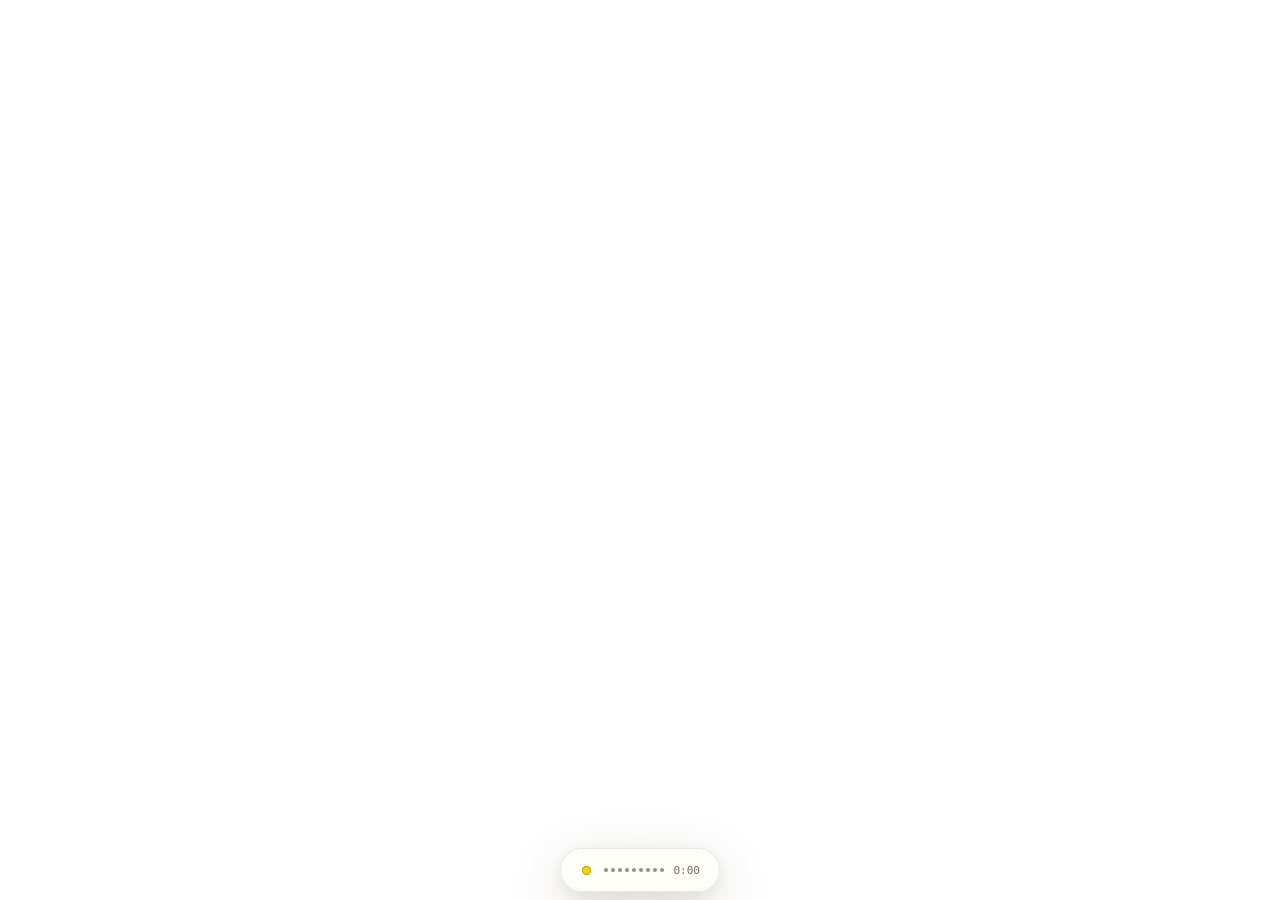
<file: public/voice-preview/preview.html>
<!doctype html>
<html lang="en">
  <head>
    <meta charset="UTF-8" />
    <meta name="viewport" content="width=device-width, initial-scale=1.0" />
    <meta name="color-scheme" content="light dark" />
    <title>Samlu Voice</title>
    <link rel="stylesheet" href="../presence.css" />
    <link rel="stylesheet" href="./preview.css" />
  </head>
  <body data-state="listening" data-controls="false">
    <!-- One surface for every state. The sections below are content layers
         that cross-fade inside it while it resizes around them. -->
    <main class="presence" id="presence" data-motion="surface">
      <p class="sr-only" id="announce" aria-live="polite"></p>

      <!-- Listening and working: one pill. Its parts show or hide by state. -->
      <section class="layer capsule" id="capsule" data-active="true">
        <button class="round-button cancel-button" id="cancel-recording" type="button" aria-label="Cancel recording">
          <svg viewBox="0 0 12 12" aria-hidden="true"><path d="M3 3l6 6M9 3l-6 6" /></svg>
        </button>

        <span class="samlu-bead" id="bead" aria-hidden="true"></span>

        <span class="beads" id="beads" aria-hidden="true">
          <i></i><i></i><i></i><i></i><i></i><i></i><i></i><i></i><i></i>
        </span>

        <span class="working" aria-hidden="true">
          <span class="heard" id="heard">
            <svg viewBox="0 0 12 12"><path d="M2.5 6.2l2.3 2.3 4.7-5" /></svg>Heard
          </span>
          <span class="working-label" id="working-label">Writing it down</span>
          <span class="travel"><i></i><i></i><i></i></span>
        </span>

        <span class="mode-chip" id="mode-chip" hidden></span>
        <span class="elapsed" id="elapsed" aria-hidden="true">0:00</span>

        <button class="round-button stop-button" id="stop-recording" type="button" aria-label="Finish recording">
          <span aria-hidden="true"></span>
        </button>
      </section>

      <!-- Landed: the pill folds into a check and a word. -->
      <section class="layer landed" id="landed" data-active="false">
        <span class="landed-mark" aria-hidden="true">
          <svg viewBox="0 0 12 12"><path d="M2.5 6.2l2.3 2.3 4.7-5" /></svg>
        </span>
        <strong id="landed-label">Inserted</strong>
        <span id="landed-note"></span>
      </section>

      <!-- Short-lived notices: copied instead of inserted, or voice unavailable. -->
      <section class="layer notice" id="notice" data-active="false">
        <span class="notice-mark" aria-hidden="true">
          <svg class="mark-copied" viewBox="0 0 14 14"><rect x="4.5" y="4.5" width="7" height="7" rx="1.6" /><path d="M9.5 4.5V3.6c0-.6-.5-1.1-1.1-1.1H3.6c-.6 0-1.1.5-1.1 1.1v4.8c0 .6.5 1.1 1.1 1.1h.9" /></svg>
          <svg class="mark-alert" viewBox="0 0 14 14"><path d="M7 4v3.6M7 10h.01" /><circle cx="7" cy="7" r="5.2" /></svg>
        </span>
        <div class="notice-copy">
          <strong id="notice-title">Copied instead</strong>
          <p id="notice-detail" data-windows="Paste with Ctrl+V">Paste with ⌘V</p>
        </div>
      </section>

      <!-- Kept safe: persists until the result is handled. -->
      <section class="layer recovery" id="recovery" data-active="false">
        <div class="recovery-copy">
          <span class="recovery-mark" aria-hidden="true">
            <svg class="mark-safe" viewBox="0 0 14 14"><path d="M7 1.8l4.2 1.6v3.3c0 2.6-1.8 4.6-4.2 5.5-2.4-.9-4.2-2.9-4.2-5.5V3.4L7 1.8z" /><path d="M5.2 7l1.3 1.3L9 5.8" /></svg>
            <svg class="mark-alert" viewBox="0 0 14 14"><path d="M7 4v3.6M7 10h.01" /><circle cx="7" cy="7" r="5.2" /></svg>
          </span>
          <div>
            <strong id="recovery-title">Kept safe</strong>
            <p id="recovery-detail">Samlu couldn’t reach the original field.</p>
          </div>
        </div>
        <div class="recovery-actions">
          <button class="quiet-button" id="recovery-discard" type="button" hidden>Discard</button>
          <button class="quiet-button" id="recovery-copy" type="button">Copy</button>
          <button class="soft-button" id="recovery-preview" type="button">Preview</button>
          <button class="primary-button" id="recovery-retry" type="button">Try again</button>
        </div>
      </section>

      <!-- Review before inserting: grows upward from the same anchor. -->
      <section class="layer editor" id="editor" data-active="false">
        <header class="editor-header">
          <div>
            <span class="mode-chip" id="editor-kicker">Prompt</span>
            <strong id="editor-title">Detailed prompt</strong>
          </div>
          <span class="editor-status" id="editor-status"><i aria-hidden="true"></i>Ready</span>
        </header>
        <textarea id="text" class="text" aria-label="Voice result" spellcheck="true"></textarea>
        <footer class="editor-actions">
          <span class="hint"><kbd class="samlu-kbd" data-windows="Ctrl">⌘</kbd><kbd class="samlu-kbd">↵</kbd> insert</span>
          <div class="buttons">
            <button class="quiet-button" id="cancel-preview" type="button">Copy &amp; close</button>
            <button class="primary-button" id="insert-preview" type="button">Insert</button>
          </div>
        </footer>
      </section>
    </main>
    <script src="../platform.js"></script>
    <script src="./preview.js"></script>
  </body>
</html>
</file>
<file: public/presence.css>
:root {
  color-scheme: light dark;
  --samlu-font: -apple-system, BlinkMacSystemFont, "SF Pro Text", "Helvetica Neue", sans-serif;
  --samlu-display: -apple-system, BlinkMacSystemFont, "SF Pro Display", "Helvetica Neue", sans-serif;
  --samlu-mono: "SFMono-Regular", "SF Mono", Menlo, Monaco, monospace;

  --canvas: #f5f2e8;
  --canvas-deep: #ebe6d7;
  --surface: rgba(255, 253, 246, 0.78);
  --surface-raised: rgba(255, 254, 249, 0.94);
  --surface-solid: #fffdf7;
  --surface-muted: rgba(68, 57, 12, 0.055);
  --sidebar: rgba(239, 234, 218, 0.82);

  --ink: #29250f;
  --ink-secondary: #676044;
  /* Darkened from #8a8265: this lands on small (<=12px) labels and hints,
   * where the old value sat at ~3.4:1 against --canvas. Now ~4.6:1. */
  --ink-muted: #736d55;
  --ink-on-accent: #2b2505;

  --brand: #efd01d;
  --brand-hover: #dfbe09;
  --brand-pressed: #c9a900;
  --brand-soft: rgba(239, 208, 29, 0.18);
  --brand-faint: rgba(239, 208, 29, 0.09);
  --brand-ink: #44390c;

  --line: rgba(68, 57, 12, 0.11);
  --line-strong: rgba(68, 57, 12, 0.19);
  --line-highlight: rgba(255, 255, 255, 0.72);

  --success: #397454;
  --success-soft: rgba(57, 116, 84, 0.12);
  --warning: #9a621b;
  --warning-soft: rgba(154, 98, 27, 0.12);
  --danger: #a94339;
  --danger-soft: rgba(169, 67, 57, 0.12);

  --shadow-float:
    0 1px 0 rgba(255, 255, 255, 0.72) inset,
    0 18px 56px rgba(61, 48, 4, 0.18),
    0 4px 14px rgba(61, 48, 4, 0.08);
  --shadow-panel: 0 16px 42px rgba(61, 48, 4, 0.1);
  /* Resting cards and the selected segment: a highlight edge, barely lifted. */
  --shadow-soft: 0 1px 0 rgba(255, 255, 255, 0.7) inset, 0 1px 2px rgba(61, 48, 4, 0.06);
  --focus-ring: 0 0 0 3px rgba(239, 208, 29, 0.3);

  --radius-xs: 6px;
  --radius-sm: 9px;
  --radius-md: 13px;
  --radius-lg: 18px;
  --radius-float: 22px;

  /* Entrances and exits both ease out: whatever the direction, the surface
   * answers on the very first frame and settles at the end. An ease-in exit
   * spends its opening frames barely moving, which reads as lag. */
  --ease-out: cubic-bezier(0.16, 1, 0.3, 1);
  --ease-standard: cubic-bezier(0.2, 0, 0, 1);
  /* Springs, sampled from real spring physics where `linear()` is supported
   * (see the @supports block below). These are the fallbacks. --ease-spring
   * (response 0.34s, damping 0.86) is for things arriving; --ease-smooth
   * (0.26s, 0.92, no visible overshoot) for sizes and positions changing in
   * place. */
  --ease-spring: cubic-bezier(0.2, 0.9, 0.25, 1);
  --ease-smooth: cubic-bezier(0.25, 0.85, 0.25, 1);
  --duration-instant: 90ms;
  --duration-fast: 150ms;
  --duration-state: 220ms;
  /* Leaving is quicker than arriving — you have already read the thing. */
  --duration-exit: 160ms;
}

@supports (transition-timing-function: linear(0, 1)) {
  :root {
    --ease-spring: linear(0, 0.0012 0.6%, 0.0103 1.9%, 0.035 3.6%, 0.0798 5.7%, 0.1457 8.1%, 0.2304 10.9%, 0.3288 13.9%, 0.4343 17.2%, 0.5403 20.8%, 0.6406 24.6%, 0.7306 28.7%, 0.8073 33%, 0.8694 37.5%, 0.9172 42.2%, 0.9519 47.1%, 0.9756 52.3%, 0.9906 57.6%, 0.9993 63.1%, 1.0035 68.8%, 1.0049 74.7%, 1.0048 80.8%, 1.004 87%, 1.003 93.4%, 1);
    --ease-smooth: linear(0, 0.0013 0.8%, 0.0114 2.5%, 0.0382 4.8%, 0.0861 7.6%, 0.1555 10.9%, 0.2429 14.6%, 0.3425 18.6%, 0.4473 23.1%, 0.5507 27.9%, 0.6469 33%, 0.732 38.4%, 0.8038 44.2%, 0.8617 50.2%, 0.9064 56.5%, 0.9395 63.1%, 0.9628 70%, 0.9785 77.1%, 0.9885 84.5%, 0.9946 92.1%, 1);
  }
}

/* The mark keeps its own olive and yellow in every theme. It is never
 * recoloured or inverted for dark surfaces. */
.samlu-mark-brand {
  fill: #efd01d;
}

.samlu-mark-ink {
  fill: #44390c;
}

/* The dark palette is written twice on purpose: once for the explicit
 * "Dark" preference and once for "System". Plain CSS cannot alias a
 * declaration block across a media query, and there is no build step here,
 * so the two lists below MUST be edited together. The only token that is
 * deliberately absent from the media copy is --ink-on-accent, which holds the
 * same value in both themes. */
:root[data-theme="dark"] {
  color-scheme: dark;
  --canvas: #15140f;
  --canvas-deep: #0e0d0a;
  --surface: rgba(37, 35, 26, 0.82);
  --surface-raised: rgba(43, 41, 31, 0.94);
  --surface-solid: #28261d;
  --surface-muted: rgba(255, 248, 219, 0.055);
  --sidebar: rgba(28, 27, 20, 0.88);

  --ink: #f7f2df;
  --ink-secondary: #c2baa0;
  --ink-muted: #918a73;
  --ink-on-accent: #2b2505;

  --brand: #f1d326;
  --brand-hover: #f6da36;
  --brand-pressed: #d9ba12;
  --brand-soft: rgba(241, 211, 38, 0.17);
  --brand-faint: rgba(241, 211, 38, 0.085);
  --brand-ink: #f1d326;

  --line: rgba(255, 248, 219, 0.09);
  --line-strong: rgba(255, 248, 219, 0.16);
  --line-highlight: rgba(255, 255, 255, 0.09);

  --success: #75b38e;
  --success-soft: rgba(117, 179, 142, 0.13);
  --warning: #d5a45f;
  --warning-soft: rgba(213, 164, 95, 0.13);
  --danger: #df8178;
  --danger-soft: rgba(223, 129, 120, 0.13);

  --shadow-float:
    0 1px 0 rgba(255, 255, 255, 0.08) inset,
    0 22px 64px rgba(0, 0, 0, 0.42),
    0 5px 18px rgba(0, 0, 0, 0.24);
  --shadow-panel: 0 18px 48px rgba(0, 0, 0, 0.24);
  --shadow-soft: 0 1px 0 rgba(255, 255, 255, 0.05) inset, 0 1px 2px rgba(0, 0, 0, 0.3);
  --focus-ring: 0 0 0 3px rgba(241, 211, 38, 0.24);
}

@media (prefers-color-scheme: dark) {
  :root:not([data-theme="light"]) {
    color-scheme: dark;
    --canvas: #15140f;
    --canvas-deep: #0e0d0a;
    --surface: rgba(37, 35, 26, 0.82);
    --surface-raised: rgba(43, 41, 31, 0.94);
    --surface-solid: #28261d;
    --surface-muted: rgba(255, 248, 219, 0.055);
    --sidebar: rgba(28, 27, 20, 0.88);
    --ink: #f7f2df;
    --ink-secondary: #c2baa0;
    --ink-muted: #918a73;
    --brand: #f1d326;
    --brand-hover: #f6da36;
    --brand-pressed: #d9ba12;
    --brand-soft: rgba(241, 211, 38, 0.17);
    --brand-faint: rgba(241, 211, 38, 0.085);
    --brand-ink: #f1d326;
    --line: rgba(255, 248, 219, 0.09);
    --line-strong: rgba(255, 248, 219, 0.16);
    --line-highlight: rgba(255, 255, 255, 0.09);
    --success: #75b38e;
    --success-soft: rgba(117, 179, 142, 0.13);
    --warning: #d5a45f;
    --warning-soft: rgba(213, 164, 95, 0.13);
    --danger: #df8178;
    --danger-soft: rgba(223, 129, 120, 0.13);
    --shadow-float:
      0 1px 0 rgba(255, 255, 255, 0.08) inset,
      0 22px 64px rgba(0, 0, 0, 0.42),
      0 5px 18px rgba(0, 0, 0, 0.24);
    --shadow-panel: 0 18px 48px rgba(0, 0, 0, 0.24);
    --shadow-soft: 0 1px 0 rgba(255, 255, 255, 0.05) inset, 0 1px 2px rgba(0, 0, 0, 0.3);
    --focus-ring: 0 0 0 3px rgba(241, 211, 38, 0.24);
  }
}

* {
  box-sizing: border-box;
}

button,
input,
select,
textarea {
  font: inherit;
}

button {
  color: inherit;
}

:focus-visible {
  outline: none;
  box-shadow: var(--focus-ring);
}

/* Shared entrance/exit for every floating surface. Surfaces tag the element
 * that owns the transition with data-motion="surface" and their own CSS
 * defines how it arrives; setting data-leaving="true" plays the exit. Keeping
 * the contract here means the reduced-motion substitution below is written
 * once instead of per window. */
@keyframes samlu-fade-in {
  from { opacity: 0; }
  to { opacity: 1; }
}

@keyframes samlu-fade-out {
  from { opacity: 1; }
  to { opacity: 0; }
}

/* --------------------------------------------------------- breath bead
 * Samlu's one bit of character on presence surfaces: a yellow bead with a
 * halo that breathes outward. The voice capsule, the console's listening
 * status and its capsule illustration all use this, so it reads as the same
 * thing wherever it appears. Set --bead-size to scale it. */
.samlu-bead {
  --bead-size: 9px;
  position: relative;
  width: calc(var(--bead-size) + 5px);
  height: calc(var(--bead-size) + 5px);
  flex: 0 0 auto;
  display: grid;
  place-items: center;
}

.samlu-bead::before,
.samlu-bead::after {
  content: "";
  grid-area: 1 / 1;
  width: var(--bead-size);
  height: var(--bead-size);
  border-radius: 50%;
  background: var(--brand);
}

.samlu-bead::before {
  animation: samlu-halo 1.8s var(--ease-out) infinite;
}

.samlu-bead::after {
  box-shadow: 0 0 0 1px var(--brand-pressed) inset;
}

/* Resting rather than listening: no halo, a slow breath instead. */
.samlu-bead[data-resting="true"]::before {
  animation: none;
  opacity: 0;
}

.samlu-bead[data-resting="true"]::after {
  animation: samlu-breathe 1.6s ease-in-out infinite;
}

@keyframes samlu-halo {
  0% { transform: scale(1); opacity: 0.5; }
  70%, 100% { transform: scale(2.3); opacity: 0; }
}

@keyframes samlu-breathe {
  0%, 100% { transform: scale(1); }
  50% { transform: scale(0.82); }
}

/* Keycap: shortcuts in the console, the preview footer and onboarding. */
.samlu-kbd {
  min-width: 22px;
  height: 22px;
  padding: 0 6px;
  display: inline-grid;
  place-items: center;
  border: 1px solid var(--line-strong);
  border-radius: 6px;
  background: var(--surface-solid);
  box-shadow: 0 1px 0 var(--line-strong);
  color: var(--ink);
  font: 500 11.5px/1 var(--samlu-font);
}

/* ------------------------------------------------------------ dropdowns
 * Drawn by samlu-select.js over every <select>. The native element stays for
 * its value and events but is never shown. */
.samlu-native {
  position: absolute !important;
  width: 1px !important;
  height: 1px !important;
  margin: -1px !important;
  padding: 0 !important;
  overflow: hidden !important;
  clip: rect(0 0 0 0) !important;
  border: 0 !important;
  opacity: 0 !important;
  pointer-events: none !important;
}

.samlu-select {
  min-width: 9.5rem;
  height: 34px;
  padding: 0 10px 0 13px;
  display: inline-flex;
  align-items: center;
  justify-content: space-between;
  gap: 10px;
  border: 1px solid var(--line-strong);
  border-radius: 999px;
  color: var(--ink);
  background: var(--surface-solid);
  box-shadow: var(--shadow-soft);
  font: 500 12.5px/1 var(--samlu-font);
  text-align: left;
  cursor: pointer;
  transition:
    border-color var(--duration-fast) ease,
    background var(--duration-fast) ease,
    box-shadow var(--duration-fast) ease,
    transform var(--duration-instant) ease;
}

.samlu-select-value {
  min-width: 0;
  overflow: hidden;
  text-overflow: ellipsis;
  white-space: nowrap;
}

.samlu-select svg {
  width: 12px;
  height: 12px;
  flex: 0 0 auto;
  fill: none;
  stroke: var(--ink-secondary);
  stroke-width: 1.6;
  stroke-linecap: round;
  stroke-linejoin: round;
}

.samlu-select[data-open="true"] {
  border-color: var(--brand);
  box-shadow: var(--focus-ring);
}

.samlu-select:active {
  transform: scale(0.98);
}

.samlu-select:disabled {
  opacity: 0.55;
  cursor: default;
}

.samlu-select-menu {
  position: fixed;
  z-index: 50;
  max-width: min(360px, calc(100vw - 16px));
  padding: 5px;
  overflow-y: auto;
  border: 1px solid var(--line);
  border-radius: 14px;
  background: var(--surface-raised);
  box-shadow: var(--shadow-float);
  backdrop-filter: blur(24px) saturate(1.2);
  -webkit-backdrop-filter: blur(24px) saturate(1.2);
  outline: none;
  transform-origin: top center;
  animation: samlu-menu-in var(--duration-fast) var(--ease-out) both;
}

.samlu-select-menu[data-side="top"] {
  transform-origin: bottom center;
}

.samlu-select-menu[data-leaving="true"] {
  animation: samlu-menu-out 120ms var(--ease-out) both;
}

.samlu-select-heading {
  padding: 9px 10px 4px 32px;
  color: var(--ink-muted);
  font-size: 11px;
  font-weight: 600;
}

.samlu-select-option {
  min-height: 32px;
  padding: 0 12px 0 8px;
  display: flex;
  align-items: center;
  gap: 6px;
  border-radius: 9px;
  color: var(--ink);
  font-size: 12.5px;
  white-space: nowrap;
  cursor: default;
}

.samlu-select-option[data-active="true"] {
  background: var(--surface-muted);
}

.samlu-select-option[aria-selected="true"] {
  font-weight: 600;
}

.samlu-select-option[aria-disabled="true"] {
  color: var(--ink-muted);
}

.samlu-select-check {
  width: 18px;
  display: grid;
  place-items: center;
  color: var(--brand-ink);
  opacity: 0;
}

.samlu-select-check svg {
  width: 12px;
  height: 12px;
  fill: none;
  stroke: currentColor;
  stroke-width: 1.8;
  stroke-linecap: round;
  stroke-linejoin: round;
}

.samlu-select-option[aria-selected="true"] .samlu-select-check {
  opacity: 1;
}

@keyframes samlu-menu-in {
  from { opacity: 0; transform: translateY(-4px) scale(0.98); }
  to { opacity: 1; transform: translateY(0) scale(1); }
}

@keyframes samlu-menu-out {
  from { opacity: 1; }
  to { opacity: 0; }
}

/* Segmented: a short set of choices shown all at once. The selected segment
 * is marked by one thumb that slides between choices on a spring. */
.samlu-segmented {
  position: relative;
  display: inline-flex;
  padding: 3px;
  gap: 2px;
  border: 1px solid var(--line);
  border-radius: 11px;
  background: var(--surface-muted);
  isolation: isolate;
}

.samlu-segmented-thumb {
  position: absolute;
  top: 3px;
  bottom: 3px;
  left: 0;
  z-index: -1;
  width: 0;
  border-radius: 8px;
  background: var(--surface-solid);
  box-shadow: var(--shadow-soft);
  pointer-events: none;
  transition:
    transform 260ms var(--ease-smooth),
    width 260ms var(--ease-smooth),
    opacity var(--duration-fast) ease;
}

.samlu-segmented button {
  min-height: 28px;
  padding: 0 12px;
  flex: 1 1 auto;
  border: 0;
  border-radius: 8px;
  color: var(--ink-secondary);
  background: transparent;
  font: 600 12px/1 var(--samlu-font);
  white-space: nowrap;
  cursor: pointer;
  transition:
    color var(--duration-fast) ease,
    transform 160ms var(--ease-out);
}

.samlu-segmented button[aria-checked="true"] {
  color: var(--ink);
}

.samlu-segmented button:active:not(:disabled) {
  transform: scale(0.96);
}

.samlu-segmented button:disabled {
  opacity: 0.5;
  cursor: default;
}

@media (hover: hover) and (pointer: fine) {
  .samlu-select:hover {
    border-color: var(--brand);
  }

  .samlu-segmented button:not([aria-checked="true"]):not(:disabled):hover {
    color: var(--ink);
  }
}

@media (prefers-reduced-transparency: reduce) {
  .samlu-select-menu {
    background: var(--surface-solid);
    backdrop-filter: none;
    -webkit-backdrop-filter: none;
  }
}

@media (prefers-reduced-motion: reduce) {
  *,
  *::before,
  *::after {
    scroll-behavior: auto !important;
    animation-duration: 0.01ms !important;
    animation-iteration-count: 1 !important;
    transition-duration: 0.01ms !important;
  }

  /* Reduced motion means gentler, not absent. Surfaces still arrive and
   * leave — as a plain opacity cross-fade with no travel, scale, or looping
   * motion — so they read as entering and exiting rather than blinking in and
   * out of existence. */
  [data-motion="surface"] {
    animation: samlu-fade-in var(--duration-fast) linear both !important;
  }

  [data-motion="surface"][data-leaving="true"] {
    animation: samlu-fade-out var(--duration-exit) linear both !important;
  }
}

@media (prefers-reduced-transparency: reduce) {
  :root {
    --surface: var(--surface-solid);
    --sidebar: var(--surface-solid);
  }
}
</file>
<file: public/settings.css>
/* Samlu Settings. Laid out like macOS System Settings: a full-height sidebar
 * under the window controls, a toolbar naming the pane, and grouped rows
 * with the label on the left and the control on the right. Colours come
 * from the Soft Presence tokens in presence.css; the shapes and sizes follow
 * standard macOS controls.
 *
 * Motion is reserved for feedback: controls respond to a press, values that
 * change in place glide, and nothing animates just for being looked at. */

:root {
  font-family: var(--samlu-font);
  /* The root keeps the user's own text size, so rem values scale with it. */
  font-size: 100%;
  color: var(--ink);

  --window-bg: #f4f2eb;
  --sidebar-bg: #ebe8de;
  --group-bg: #fffefa;
  --group-edge: rgba(41, 37, 15, 0.09);
  --row-line: rgba(41, 37, 15, 0.085);
  --control-bg: #ffffff;
  --control-edge: rgba(41, 37, 15, 0.17);
  --control-shadow: 0 1px 1px rgba(41, 37, 15, 0.06);
  --control-pressed: #f1efe8;
  --nav-selected: rgba(41, 37, 15, 0.085);
  --nav-hover: rgba(41, 37, 15, 0.045);
  --switch-off: rgba(41, 37, 15, 0.15);
  --code-bg: #1d1b15;
  --code-ink: #ebe5d0;
}

/* Written twice like presence.css: the explicit Dark choice, then System. */
:root[data-theme="dark"] {
  --window-bg: #1b1a15;
  --sidebar-bg: #222119;
  --group-bg: #272620;
  --group-edge: rgba(255, 248, 219, 0.07);
  --row-line: rgba(255, 248, 219, 0.075);
  --control-bg: #34332b;
  --control-edge: rgba(255, 248, 219, 0.12);
  --control-shadow: 0 1px 1px rgba(0, 0, 0, 0.25);
  --control-pressed: #3d3c33;
  --nav-selected: rgba(255, 248, 219, 0.09);
  --nav-hover: rgba(255, 248, 219, 0.05);
  --switch-off: rgba(255, 248, 219, 0.17);
  --code-bg: #131210;
  --code-ink: #ebe5d0;
}

@media (prefers-color-scheme: dark) {
  :root:not([data-theme="light"]) {
    --window-bg: #1b1a15;
    --sidebar-bg: #222119;
    --group-bg: #272620;
    --group-edge: rgba(255, 248, 219, 0.07);
    --row-line: rgba(255, 248, 219, 0.075);
    --control-bg: #34332b;
    --control-edge: rgba(255, 248, 219, 0.12);
    --control-shadow: 0 1px 1px rgba(0, 0, 0, 0.25);
    --control-pressed: #3d3c33;
    --nav-selected: rgba(255, 248, 219, 0.09);
    --nav-hover: rgba(255, 248, 219, 0.05);
    --switch-off: rgba(255, 248, 219, 0.17);
    --code-bg: #131210;
    --code-ink: #ebe5d0;
  }
}

* {
  box-sizing: border-box;
}

[hidden] {
  display: none !important;
}

html,
body {
  height: 100%;
  margin: 0;
  overflow: hidden;
  background: var(--window-bg);
  color: var(--ink);
  -webkit-font-smoothing: antialiased;
}

body {
  font-size: 0.8125rem;
  line-height: 1.35;
  cursor: default;
}

button,
input,
select,
textarea {
  font: inherit;
  color: inherit;
}

h1,
h2,
h3,
p {
  margin: 0;
}

code {
  font: 0.75rem/1 var(--samlu-mono);
}

/* ------------------------------------------------------------------ frame */

.window {
  height: 100vh;
  display: grid;
  grid-template-columns: 212px minmax(0, 1fr);
}

.sidebar {
  min-height: 0;
  padding: 0 10px 14px;
  display: flex;
  flex-direction: column;
  background: var(--sidebar-bg);
  border-right: 1px solid var(--row-line);
}

/* The window controls sit over this strip; it also moves the window. */
.sidebar-drag {
  height: 52px;
  flex: none;
}

/* Windows draws its own title bar above the page, so the room macOS keeps
   for the window controls isn't needed. */
html[data-platform="windows"] .sidebar-drag {
  height: 16px;
}

html[data-platform="windows"] .mac-only {
  display: none !important;
}

.identity {
  padding: 2px 8px 16px;
  display: flex;
  align-items: center;
  gap: 10px;
  pointer-events: none;
}

.identity-mark {
  width: 28px;
  height: 28px;
  flex: none;
}

.identity-mark svg,
.update-mark svg,
.about-mark svg {
  display: block;
  width: 100%;
  height: 100%;
}

.identity-text {
  min-width: 0;
  display: grid;
  gap: 1px;
}

.identity-text strong {
  font-size: 0.8125rem;
  font-weight: 600;
}

.identity-text span {
  overflow: hidden;
  color: var(--ink-secondary);
  font-size: 0.6875rem;
  text-overflow: ellipsis;
  white-space: nowrap;
}

.nav {
  display: grid;
  gap: 2px;
}

.nav-item {
  height: 30px;
  padding: 0 9px;
  display: flex;
  align-items: center;
  gap: 9px;
  border: 0;
  border-radius: 7px;
  background: transparent;
  color: var(--ink);
  font-size: 0.8125rem;
  text-align: left;
  cursor: default;
  transition: background-color 120ms ease;
}

.nav-item svg {
  width: 16px;
  height: 16px;
  flex: none;
  fill: none;
  stroke: var(--ink-secondary);
  stroke-width: 1.5;
  stroke-linecap: round;
  stroke-linejoin: round;
}

/* The selection changes instantly — panes are switched constantly, and the
 * new pane appearing is the feedback. */
.nav-item[aria-current="page"] {
  background: var(--nav-selected);
  font-weight: 500;
}

.nav-item[aria-current="page"] svg {
  stroke: var(--brand-ink);
}

.nav-dot {
  width: 7px;
  height: 7px;
  margin-left: auto;
  border-radius: 50%;
  background: var(--brand);
  box-shadow: 0 0 0 2px var(--brand-soft);
}

.main {
  min-width: 0;
  min-height: 0;
  display: flex;
  flex-direction: column;
}

/* Lines up with the pane column below it, and gains a hairline once content
 * scrolls beneath it. */
.toolbar {
  height: 52px;
  flex: none;
  padding: 0 max(28px, calc((100% - 640px) / 2));
  display: flex;
  align-items: center;
  border-bottom: 1px solid transparent;
  transition: border-color 160ms ease;
}

.toolbar[data-scrolled="true"] {
  border-bottom-color: var(--row-line);
}

.toolbar-title {
  font: 600 0.9375rem/1 var(--samlu-display);
  letter-spacing: -0.005em;
  pointer-events: none;
}

.scroller {
  flex: 1;
  min-height: 0;
  overflow-y: auto;
  padding: 6px 28px 44px;
}

.pane {
  max-width: 640px;
  margin: 0 auto;
}

.pane[data-entering="true"] {
  animation: pane-in 160ms var(--ease-out) both;
}

@keyframes pane-in {
  from {
    opacity: 0;
  }
  to {
    opacity: 1;
  }
}

/* ----------------------------------------------------------------- groups */

.group {
  margin-bottom: 24px;
}

.group-head {
  min-height: 22px;
  margin: 0 4px 7px;
  display: flex;
  align-items: center;
  justify-content: space-between;
  gap: 12px;
}

.group-head h2 {
  font-size: 0.8125rem;
  font-weight: 600;
}

.group-box {
  border: 1px solid var(--group-edge);
  border-radius: 10px;
  background: var(--group-bg);
}

.group-note {
  margin: 7px 4px 0;
  color: var(--ink-secondary);
  font-size: 0.71875rem;
  line-height: 1.45;
}

.subgroup {
  margin-top: 16px;
}

.subgroup-head {
  min-height: 22px;
  margin: 14px 4px 7px;
  display: flex;
  align-items: center;
  justify-content: space-between;
  gap: 12px;
}

.subgroup-head h3 {
  color: var(--ink-secondary);
  font-size: 0.75rem;
  font-weight: 600;
}

.subgroup-actions {
  display: flex;
  gap: 14px;
}

/* ------------------------------------------------------------------- rows */

.row {
  position: relative;
  min-height: 44px;
  padding: 9px 14px;
  display: flex;
  align-items: center;
  gap: 16px;
}

/* Inset separators between visible rows, as in macOS grouped forms, and
 * above a list or action row that follows other content in the same box. */
.row:not([hidden]) ~ .row:not([hidden])::before,
.history > .row:first-child::before,
.row.actions::before {
  content: "";
  position: absolute;
  top: 0;
  right: 0;
  left: 14px;
  height: 1px;
  background: var(--row-line);
}

.row-text {
  flex: 1;
  min-width: 0;
  display: flex;
  flex-direction: column;
  gap: 2px;
}

.row-label {
  display: flex;
  align-items: center;
  gap: 8px;
  color: var(--ink);
  font-size: 0.8125rem;
}

.row-detail {
  color: var(--ink-secondary);
  font-size: 0.71875rem;
  line-height: 1.4;
}

.row-control {
  flex: none;
  display: flex;
  align-items: center;
  justify-content: flex-end;
  gap: 8px;
}

.row-control.wide {
  flex: 0 1 320px;
  min-width: 200px;
}

.row-control.wide .field {
  flex: 1;
  min-width: 0;
}

.empty-row {
  min-height: 52px;
  color: var(--ink-secondary);
}

.list-label {
  padding: 10px 14px 4px;
  color: var(--ink-secondary);
  font-size: 0.6875rem;
  font-weight: 600;
}

.row.actions {
  gap: 8px;
}

.spacer {
  flex: 1;
}

/* --------------------------------------------------------------- controls */

.button {
  height: 26px;
  padding: 0 12px;
  display: inline-flex;
  align-items: center;
  justify-content: center;
  gap: 6px;
  flex: none;
  border: 1px solid var(--control-edge);
  border-radius: 7px;
  background: var(--control-bg);
  box-shadow: var(--control-shadow);
  color: var(--ink);
  font-size: 0.8125rem;
  font-weight: 500;
  white-space: nowrap;
  cursor: default;
  transition:
    transform 160ms var(--ease-out),
    background-color 120ms ease,
    opacity 160ms ease;
}

.button:active:not(:disabled) {
  transform: scale(0.97);
  background: var(--control-pressed);
}

.button.primary {
  border-color: rgba(68, 57, 12, 0.18);
  background: var(--brand);
  color: var(--ink-on-accent);
  font-weight: 600;
}

.button.primary:active:not(:disabled) {
  background: var(--brand-pressed);
}

.button.danger,
.text-button.danger {
  color: var(--danger);
}

.button.small {
  height: 22px;
  padding: 0 10px;
  font-size: 0.75rem;
}

.button:disabled {
  opacity: 0.5;
}

/* A label swap inside a button — Check Now becoming Checking… — crossfades
 * through a slight blur so it reads as one control changing its mind. */
.button[data-swapping="true"] {
  filter: blur(2px);
  opacity: 0.6;
  transition:
    filter 90ms ease,
    opacity 90ms ease;
}

.button .spinner {
  width: 12px;
  height: 12px;
  border: 1.5px solid currentColor;
  border-right-color: transparent;
  border-radius: 50%;
  opacity: 0.7;
  animation: spin 600ms linear infinite;
}

.text-button {
  height: 22px;
  padding: 0 2px;
  border: 0;
  background: none;
  color: var(--brand-ink);
  font-size: 0.75rem;
  font-weight: 500;
  cursor: default;
  transition: opacity 120ms ease;
}

.text-button:active:not(:disabled) {
  opacity: 0.6;
}

.text-button:disabled {
  opacity: 0.4;
}

.field {
  height: 26px;
  min-width: 0;
  padding: 0 9px;
  border: 1px solid var(--control-edge);
  border-radius: 6px;
  outline: none;
  background: var(--control-bg);
  box-shadow: inset 0 1px 1px rgba(41, 37, 15, 0.04);
  color: var(--ink);
  font-size: 0.8125rem;
  transition:
    border-color 120ms ease,
    box-shadow 120ms ease;
}

.field::placeholder {
  color: var(--ink-muted);
}

.field:focus {
  border-color: var(--brand);
  box-shadow: var(--focus-ring);
}

.field.area {
  width: 100%;
  height: auto;
  min-height: 112px;
  padding: 9px 11px;
  border: 0;
  border-radius: 10px;
  background: transparent;
  box-shadow: none;
  line-height: 1.5;
  resize: vertical;
}

.field.area:focus {
  box-shadow: inset 0 0 0 2px var(--brand-soft);
}

.field.search {
  flex: 1;
  padding-left: 27px;
  border-radius: 13px;
  background:
    no-repeat 9px 50% / 12px
      url("data:image/svg+xml,%3Csvg xmlns='http://www.w3.org/2000/svg' viewBox='0 0 14 14' fill='none' stroke='%23736d55' stroke-width='1.5' stroke-linecap='round'%3E%3Ccircle cx='6' cy='6' r='4.2'/%3E%3Cpath d='M9.2 9.2 12.5 12.5'/%3E%3C/svg%3E"),
    var(--control-bg);
}

.field.search::-webkit-search-cancel-button {
  -webkit-appearance: none;
}

/* Commands, links and script names: read character by character. */
.field.mono {
  font: 0.75rem var(--samlu-mono);
}

.number-field {
  display: inline-flex;
  align-items: center;
  gap: 7px;
  color: var(--ink-secondary);
}

.number-field input {
  width: 58px;
  height: 26px;
  padding: 0 8px;
  border: 1px solid var(--control-edge);
  border-radius: 6px;
  outline: none;
  background: var(--control-bg);
  color: var(--ink);
  text-align: right;
  font-variant-numeric: tabular-nums;
}

.number-field input:focus {
  border-color: var(--brand);
  box-shadow: var(--focus-ring);
}

/* Switch: the knob slides on a spring and stretches while pressed, the same
 * squash a finger gives a physical toggle. */
.switch {
  position: relative;
  width: 34px;
  height: 20px;
  flex: none;
  margin: 0;
  border-radius: 10px;
  appearance: none;
  -webkit-appearance: none;
  background: var(--switch-off);
  cursor: default;
  transition: background-color 200ms var(--ease-out);
}

.switch::after {
  content: "";
  position: absolute;
  top: 2px;
  left: 2px;
  width: 16px;
  height: 16px;
  border-radius: 8px;
  background: #fffefa;
  box-shadow:
    0 1px 2px rgba(0, 0, 0, 0.22),
    0 0 0 0.5px rgba(0, 0, 0, 0.05);
  transition:
    transform 260ms var(--ease-smooth),
    width 160ms var(--ease-out);
}

.switch:checked {
  background: var(--brand);
  box-shadow: inset 0 0 0 0.5px rgba(68, 57, 12, 0.18);
}

.switch:checked::after {
  transform: translateX(14px);
}

.switch:active:not(:disabled)::after {
  width: 20px;
}

.switch:checked:active:not(:disabled)::after {
  transform: translateX(10px);
}

.switch:disabled {
  opacity: 0.4;
}

.switch:focus-visible {
  outline: none;
  box-shadow: var(--focus-ring);
}

.check {
  display: inline-flex;
  align-items: center;
  gap: 6px;
  color: var(--ink-secondary);
  font-size: 0.75rem;
  white-space: nowrap;
}

.check input {
  width: 14px;
  height: 14px;
  margin: 0;
  accent-color: var(--brand-ink);
}

/* Shortcut recorder: a field that holds a chord, not text. */
.shortcut {
  min-width: 108px;
  height: 26px;
  padding: 0 10px;
  display: inline-flex;
  align-items: center;
  justify-content: center;
  gap: 3px;
  border: 1px solid var(--control-edge);
  border-radius: 7px;
  background: var(--control-bg);
  box-shadow: var(--control-shadow);
  color: var(--ink);
  font-size: 0.8125rem;
  letter-spacing: 0.08em;
  cursor: default;
  transition:
    border-color 120ms ease,
    box-shadow 120ms ease,
    transform 160ms var(--ease-out);
}

.shortcut:active {
  transform: scale(0.97);
}

.shortcut.recording {
  border-color: var(--brand);
  color: var(--ink-secondary);
  font-size: 0.75rem;
  letter-spacing: 0;
  animation: recorder 1.6s ease-in-out infinite;
}

@keyframes recorder {
  0%,
  100% {
    box-shadow: var(--focus-ring);
  }
  50% {
    box-shadow: 0 0 0 4px var(--brand-faint);
  }
}

.keys {
  display: inline-flex;
  gap: 2px;
}

kbd,
.samlu-kbd {
  min-width: 19px;
  height: 19px;
  padding: 0 5px;
  display: inline-grid;
  place-items: center;
  border: 1px solid var(--control-edge);
  border-radius: 5px;
  background: var(--control-bg);
  box-shadow: 0 1px 0 var(--control-edge);
  color: var(--ink-secondary);
  font: 500 0.6875rem/1 var(--samlu-font);
  letter-spacing: 0;
}

/* Status pill. State is never colour alone: good and warn carry a mark. */
.pill {
  height: 20px;
  padding: 0 8px;
  display: inline-flex;
  align-items: center;
  gap: 4px;
  flex: none;
  border-radius: 10px;
  background: var(--surface-muted);
  color: var(--ink-secondary);
  font-size: 0.6875rem;
  font-weight: 600;
  white-space: nowrap;
}

.pill.good,
.pill.warn {
  padding-left: 6px;
}

.pill.good::before,
.pill.warn::before {
  content: "";
  width: 10px;
  height: 10px;
  background: currentColor;
  -webkit-mask: var(--pill-mark) center / contain no-repeat;
  mask: var(--pill-mark) center / contain no-repeat;
}

.pill.good {
  background: var(--success-soft);
  color: var(--success);
  --pill-mark: url("data:image/svg+xml,%3Csvg xmlns='http://www.w3.org/2000/svg' viewBox='0 0 12 12' fill='none' stroke='black' stroke-width='1.8' stroke-linecap='round' stroke-linejoin='round'%3E%3Cpath d='M2.5 6.2l2.3 2.3 4.7-5'/%3E%3C/svg%3E");
}

.pill.warn {
  background: var(--warning-soft);
  color: var(--warning);
  --pill-mark: url("data:image/svg+xml,%3Csvg xmlns='http://www.w3.org/2000/svg' viewBox='0 0 12 12' fill='none' stroke='black' stroke-width='1.8' stroke-linecap='round'%3E%3Cpath d='M6 3v3.5M6 9h.01'/%3E%3C/svg%3E");
}

.status-dot {
  width: 7px;
  height: 7px;
  flex: none;
  border-radius: 50%;
  background: var(--ink-muted);
}

/* Inline confirmation next to a group's title: a check draws itself, the
 * word settles in, and both fade once read. */
.saved {
  display: inline-flex;
  align-items: center;
  gap: 4px;
  color: var(--success);
  font-size: 0.6875rem;
  font-weight: 600;
  opacity: 0;
  transform: translateY(2px);
  transition:
    opacity 180ms var(--ease-out),
    transform 180ms var(--ease-out);
}

.saved.show {
  opacity: 1;
  transform: none;
}

.saved svg {
  width: 11px;
  height: 11px;
  fill: none;
  stroke: currentColor;
  stroke-width: 1.8;
  stroke-linecap: round;
  stroke-linejoin: round;
  stroke-dasharray: 12;
  stroke-dashoffset: 12;
}

.saved.show svg {
  animation: draw-check 260ms 60ms var(--ease-out) forwards;
}

@keyframes draw-check {
  to {
    stroke-dashoffset: 0;
  }
}

/* --- shared controls from samlu-select.js, sized like standard macOS ones */

.window .samlu-select {
  min-width: 132px;
  max-width: 240px;
  height: 26px;
  padding: 0 7px 0 10px;
  border-color: var(--control-edge);
  border-radius: 7px;
  background: var(--control-bg);
  box-shadow: var(--control-shadow);
  font: 400 0.8125rem/1 var(--samlu-font);
}

.window .samlu-select svg {
  width: 11px;
  height: 11px;
}

.window .samlu-select[data-open="true"] {
  border-color: var(--brand);
  box-shadow: var(--focus-ring);
}

.window .samlu-segmented {
  padding: 2px;
  border-color: var(--group-edge);
  border-radius: 8px;
}

.window .samlu-segmented-thumb {
  top: 2px;
  bottom: 2px;
  border-radius: 6px;
  background: var(--control-bg);
  box-shadow:
    0 1px 2px rgba(41, 37, 15, 0.12),
    0 0 0 0.5px var(--control-edge);
}

.window .samlu-segmented button {
  min-height: 22px;
  padding: 0 11px;
  border-radius: 6px;
  font-size: 0.75rem;
  font-weight: 500;
}

/* Pop-up menus mount on <body>, outside .window, so they are scoped here:
 * standard menu metrics, a soft highlight that follows the pointer or arrow
 * keys, and an origin at the trigger they drop from. */
.settings .samlu-select-menu {
  padding: 5px;
  border-color: var(--group-edge);
  border-radius: 9px;
  background: var(--group-bg);
}

.settings .samlu-select-heading {
  padding: 7px 8px 3px 28px;
  font-size: 0.6875rem;
}

.settings .samlu-select-option {
  min-height: 24px;
  padding: 0 10px 0 6px;
  border-radius: 5px;
  font-size: 0.8125rem;
}

.settings .samlu-select-option[data-active="true"] {
  background: var(--brand-soft);
}

.settings .samlu-select-option[aria-selected="true"] {
  font-weight: 500;
}

/* ------------------------------------------------------- software update */

.update {
  min-height: 64px;
  padding-top: 12px;
  padding-bottom: 12px;
}

.update-mark {
  width: 34px;
  height: 34px;
  flex: none;
}

.progress {
  display: block;
  width: 100%;
  max-width: 260px;
  height: 4px;
  margin-top: 6px;
  overflow: hidden;
  border-radius: 2px;
  background: var(--surface-muted);
}

/* Progress grows with transform rather than width, so it never triggers
 * layout, and glides between the download's uneven chunks. */
.progress-fill {
  display: block;
  width: 100%;
  height: 100%;
  border-radius: inherit;
  background: var(--brand);
  transform: scaleX(0);
  transform-origin: 0 50%;
  transition: transform 200ms var(--ease-out);
}

.update[data-status="installing"] .progress-fill {
  transform: scaleX(1);
  animation: shimmer 1s linear infinite;
  background: linear-gradient(90deg, var(--brand) 0%, var(--brand-hover) 50%, var(--brand) 100%);
  background-size: 200% 100%;
}

@keyframes shimmer {
  from {
    background-position: 100% 0;
  }
  to {
    background-position: -100% 0;
  }
}

.notes {
  align-items: flex-start;
}

.notes-text {
  margin-top: 3px;
  color: var(--ink-secondary);
  font-size: 0.75rem;
  line-height: 1.5;
  white-space: pre-line;
}

/* ----------------------------------------------------------------- agents */

.listener {
  display: inline-flex;
  align-items: center;
  gap: 6px;
  color: var(--ink-secondary);
  font-size: 0.71875rem;
}

.listener[data-state="good"] .status-dot {
  background: var(--success);
}

.listener[data-state="warn"] .status-dot {
  background: var(--warning);
}

.integration {
  min-height: 56px;
}

.integration-logo {
  width: 30px;
  height: 30px;
  flex: none;
  display: grid;
  place-items: center;
  border-radius: 8px;
  background: var(--brand-soft);
  color: var(--brand-ink);
  font-size: 0.8125rem;
  font-weight: 700;
}

.integration .row-detail {
  overflow: hidden;
  font-family: var(--samlu-mono);
  font-size: 0.65625rem;
  text-overflow: ellipsis;
  white-space: nowrap;
}

.code {
  max-height: 300px;
  margin: 0;
  padding: 14px 16px;
  overflow: auto;
  border-radius: 10px;
  background: var(--code-bg);
  color: var(--code-ink);
  font: 0.6875rem/1.6 var(--samlu-mono);
  white-space: pre-wrap;
  user-select: text;
}

.activity-item {
  align-items: flex-start;
  gap: 12px;
}

.activity-item .status-dot {
  margin-top: 5px;
}

.activity-item .status-dot.good {
  background: var(--success);
}

.activity-item .status-dot.warn {
  background: var(--warning);
}

.activity-item .row-label::first-letter {
  text-transform: uppercase;
}

.activity-item .row-detail {
  display: -webkit-box;
  overflow: hidden;
  -webkit-box-orient: vertical;
  -webkit-line-clamp: 2;
}

.activity-time {
  flex: none;
  padding-top: 1px;
  color: var(--ink-muted);
  font-size: 0.6875rem;
  font-variant-numeric: tabular-nums;
}

.session-item {
  align-items: flex-start;
  gap: 12px;
  width: 100%;
  border: 0;
  background: none;
  font: inherit;
  text-align: left;
  cursor: pointer;
}

.session-item .status-dot {
  margin-top: 5px;
}

.session-item .status-dot.working {
  background: var(--accent, var(--success));
}

.session-item .status-dot.waiting {
  background: var(--warning);
}

.session-item .status-dot.idle {
  background: var(--success);
}

.range {
  width: 140px;
  accent-color: var(--accent, currentColor);
}

.row-control [data-sound-preview] {
  margin-left: 8px;
}

/* ------------------------------------------------------------------ voice */

.mode .keys {
  margin-left: 2px;
}

.model .row-detail {
  font-family: var(--samlu-mono);
  font-size: 0.65625rem;
}

.model .progress {
  max-width: 220px;
}

.tools-row {
  gap: 12px;
}

.history {
  max-height: 360px;
  overflow-y: auto;
}

.history .row {
  align-items: flex-start;
}

.history-text {
  color: var(--ink);
  font-size: 0.8125rem;
  line-height: 1.5;
  white-space: pre-wrap;
  word-break: break-word;
  user-select: text;
}

/* --------------------------------------------------------------- launcher */

.tool {
  min-height: 38px;
  gap: 12px;
}

.tool kbd {
  min-width: 28px;
  font-family: var(--samlu-mono);
}

.tool .row-label {
  flex: 1;
}

.tool code {
  color: var(--ink-secondary);
}

.path {
  min-height: 36px;
  padding-top: 6px;
  padding-bottom: 6px;
}

/* Long paths lose their start, not their end: the folder names you care
 * about stay in view. */
.path .row-label {
  display: block;
  overflow: hidden;
  font: 0.71875rem var(--samlu-mono);
  text-overflow: ellipsis;
  white-space: nowrap;
  direction: rtl;
  text-align: left;
}

.snippets {
  min-height: 220px;
  display: grid;
  grid-template-columns: minmax(170px, 0.8fr) minmax(240px, 1.2fr);
}

.snippet-list {
  min-width: 0;
  padding: 6px;
  border-right: 1px solid var(--row-line);
}

.snippet-item {
  width: 100%;
  min-height: 42px;
  padding: 7px 9px;
  display: grid;
  gap: 2px;
  border: 0;
  border-radius: 7px;
  background: transparent;
  text-align: left;
  cursor: default;
}

.snippet-item[aria-current="true"] {
  background: var(--nav-selected);
}

.snippet-item strong {
  overflow: hidden;
  font-size: 0.78125rem;
  font-weight: 500;
  text-overflow: ellipsis;
  white-space: nowrap;
}

.snippet-item span {
  color: var(--ink-secondary);
  font: 0.6875rem var(--samlu-mono);
}

.snippet-list .empty-row {
  min-height: 0;
  padding: 10px 9px;
  font-size: 0.75rem;
}

.snippet-empty {
  min-width: 0;
  padding: 18px;
  display: grid;
  place-content: center;
  color: var(--ink-secondary);
  font-size: 0.75rem;
  text-align: center;
}

.snippet-editor {
  min-width: 0;
  padding: 12px 14px 14px;
  display: grid;
  gap: 10px;
  align-content: start;
}

.stacked {
  display: grid;
  gap: 5px;
}

.stacked > span {
  color: var(--ink-secondary);
  font-size: 0.71875rem;
  font-weight: 600;
}

.snippet-editor .field.area {
  min-height: 120px;
  border: 1px solid var(--control-edge);
  border-radius: 6px;
  background: var(--control-bg);
}

.editor-actions {
  display: flex;
  gap: 8px;
}

/* --------------------------------------------------------------- projects */

.group-tools {
  display: flex;
  align-items: center;
  gap: 12px;
}

.action-box {
  min-height: 260px;
}

.action-column {
  min-width: 0;
  display: flex;
  flex-direction: column;
  border-right: 1px solid var(--row-line);
}

/* A long list scrolls on its own, so the editor beside it stays put. */
.action-list {
  max-height: 352px;
  padding: 6px;
  overflow-y: auto;
}

.action-list .empty-row {
  min-height: 0;
  padding: 10px 9px;
  font-size: 0.75rem;
}

.action-item {
  width: 100%;
  min-height: 42px;
  padding: 7px 9px;
  display: grid;
  grid-template-columns: 16px minmax(0, 1fr) auto;
  align-items: center;
  column-gap: 9px;
  border: 0;
  border-radius: 7px;
  background: transparent;
  text-align: left;
  cursor: default;
}

.action-item[aria-current="true"] {
  background: var(--nav-selected);
}

.action-glyph svg {
  display: block;
  width: 16px;
  height: 16px;
  fill: none;
  stroke: var(--ink-secondary);
  stroke-width: 1.4;
  stroke-linecap: round;
  stroke-linejoin: round;
}

.action-item[aria-current="true"] .action-glyph svg {
  stroke: var(--brand-ink);
}

.action-text {
  min-width: 0;
  display: grid;
  gap: 2px;
}

.action-text strong {
  overflow: hidden;
  font-size: 0.78125rem;
  font-weight: 500;
  text-overflow: ellipsis;
  white-space: nowrap;
}

.action-text span {
  overflow: hidden;
  color: var(--ink-secondary);
  font: 0.6875rem var(--samlu-mono);
  text-overflow: ellipsis;
  white-space: nowrap;
}

.list-tools {
  margin-top: auto;
  padding: 6px 15px 8px;
  display: flex;
  gap: 14px;
  border-top: 1px solid var(--row-line);
}

/* Pop-ups in the editor sit at the start of their column, sized like the
 * others there rather than stretched to the fields' width. */
.action-editor .samlu-select {
  justify-self: start;
  min-width: 180px;
}

.action-editor .samlu-segmented,
.action-editor .stacked > .text-button {
  justify-self: start;
}

.kind-note {
  color: var(--ink-secondary);
  font-size: 0.75rem;
  line-height: 1.45;
}

.steps {
  display: grid;
  gap: 10px;
}

/* Title and folder side by side, the command beneath them at full width. */
.step {
  display: grid;
  grid-template-columns: 18px minmax(0, 1.2fr) minmax(0, 1fr) auto;
  align-items: center;
  gap: 6px 8px;
}

.step-number {
  width: 18px;
  height: 18px;
  display: grid;
  place-items: center;
  border-radius: 50%;
  background: var(--surface-muted);
  color: var(--ink-secondary);
  font-size: 0.6875rem;
  font-weight: 600;
  font-variant-numeric: tabular-nums;
}

.step [data-field="command"] {
  grid-column: 2 / -1;
}

.step .text-button {
  grid-row: 1;
  grid-column: 4;
}

.editor-switch {
  display: flex;
  align-items: center;
  justify-content: space-between;
  gap: 12px;
}

/* ------------------------------------------------------------------ about */

.about {
  padding: 18px 0 26px;
  display: flex;
  flex-direction: column;
  align-items: center;
  text-align: center;
}

.about-mark {
  width: 64px;
  height: 64px;
  margin-bottom: 14px;
}

.about h2 {
  font: 600 1.375rem/1.1 var(--samlu-display);
  letter-spacing: -0.015em;
}

.about-version {
  margin-top: 4px;
  color: var(--ink-secondary);
  font-size: 0.75rem;
  font-variant-numeric: tabular-nums;
  user-select: text;
}

.about-tagline {
  max-width: 320px;
  margin-top: 10px;
  color: var(--ink-secondary);
  line-height: 1.45;
}

.about-actions {
  margin-top: 16px;
  display: flex;
  gap: 8px;
}

.link {
  width: 100%;
  border: 0;
  background: transparent;
  text-align: left;
  cursor: default;
}

.link > svg {
  width: 13px;
  height: 13px;
  flex: none;
  fill: none;
  stroke: var(--ink-muted);
  stroke-width: 1.5;
  stroke-linecap: round;
  stroke-linejoin: round;
}

.link:first-child {
  border-radius: 10px 10px 0 0;
}

.link:last-child {
  border-radius: 0 0 10px 10px;
}

.prose {
  padding: 12px 14px;
  display: grid;
  gap: 8px;
  color: var(--ink-secondary);
  font-size: 0.75rem;
  line-height: 1.5;
}

.legal {
  margin-top: -6px;
  color: var(--ink-muted);
  font-size: 0.6875rem;
  text-align: center;
}

/* ------------------------------------------------------------------ toast */

/* Errors and results that land out of view. Routine saves confirm inline. */
.toast {
  position: fixed;
  right: 20px;
  bottom: 18px;
  z-index: 60;
  max-width: 340px;
  padding: 9px 13px;
  border: 1px solid var(--group-edge);
  border-radius: 10px;
  background: var(--group-bg);
  box-shadow: var(--shadow-float);
  color: var(--ink);
  font-size: 0.75rem;
  line-height: 1.4;
  opacity: 0;
  pointer-events: none;
  transform: translateY(6px) scale(0.98);
  transition:
    opacity 200ms var(--ease-out),
    transform 200ms var(--ease-out);
}

.toast.show {
  opacity: 1;
  transform: none;
}

.toast.error {
  color: var(--danger);
}

/* ------------------------------------------------------------------ hover */

@media (hover: hover) and (pointer: fine) {
  .nav-item:not([aria-current="page"]):hover {
    background: var(--nav-hover);
  }

  .snippet-item:not([aria-current="true"]):hover,
  .action-item:not([aria-current="true"]):hover,
  .link:hover {
    background: var(--surface-muted);
  }

  .text-button:not(:disabled):hover {
    text-decoration: underline;
    text-underline-offset: 2px;
  }
}

@keyframes spin {
  to {
    transform: rotate(360deg);
  }
}

/* -------------------------------------------------------------- settings */

@media (max-width: 760px) {
  .snippets {
    grid-template-columns: 1fr;
  }

  .snippet-list,
  .action-column {
    border-right: 0;
    border-bottom: 1px solid var(--row-line);
  }

  .action-list {
    max-height: 240px;
  }
}

@media (prefers-reduced-motion: reduce) {
  /* Keep the fades that say something changed; drop movement and loops. */
  .saved,
  .toast {
    transform: none !important;
    transition: opacity 160ms linear !important;
  }

  .switch::after,
  .progress-fill {
    transition: none !important;
  }

  .button .spinner,
  .shortcut.recording,
  .update[data-status="installing"] .progress-fill {
    animation: none !important;
  }
}

@media (prefers-contrast: more) {
  :root {
    --group-edge: var(--line-strong);
    --row-line: var(--line-strong);
    --control-edge: var(--ink-muted);
  }
}
</file>
<file: public/launcher/launcher.css>
/* Samlu launcher: a Spotlight-style search panel inside a transparent,
 * always-on-top window (LAUNCHER_W and LAUNCHER_MAX_H in
 * src-tauri/src/launcher/mod.rs). The panel's height follows its results
 * here, as a spring, so typing never makes the surface jump; the window only
 * catches up out of sight, in the margin that holds the shadow.
 *
 * Motion, by frequency of use: the panel opens and closes many times a day,
 * so both are short and soft, and typing works from the first frame. Moving
 * the selection and swapping results happen on every keystroke, so they do
 * not animate at all, and neither does switching to a project's actions or a
 * task's output: only the panel's height springs. */

:root {
  --panel-width: 600px;
  --panel-radius: 16px;
  --stage-top: 16px;
  --stage-side: 36px;
  --row-height: 44px;

  --launcher-open: 433ms;
  --launcher-fade: 160ms;
  --launcher-resize: 261ms;
  /* Keep in step with LAUNCHER_EXIT_MS in launcher/mod.rs. */
  --launcher-exit: 140ms;
  /* Still an ease-out, but gentler than --ease-out: that curve is nearly
   * done in the first 40ms, which turns a 140ms fade into a hard cut. */
  --ease-exit: cubic-bezier(0.33, 1, 0.68, 1);

  --panel-bg: rgba(251, 249, 243, 0.985);
  --panel-edge: rgba(41, 37, 15, 0.12);
  --panel-highlight: rgba(255, 255, 255, 0.92);
  --panel-shadow:
    0 1px 2px rgba(41, 37, 15, 0.06),
    0 8px 20px -6px rgba(41, 37, 15, 0.16),
    0 24px 48px -12px rgba(41, 37, 15, 0.3);
  --row-selected: rgba(41, 37, 15, 0.07);
  --tile-bg: rgba(41, 37, 15, 0.06);
  --bar-bg: rgba(41, 37, 15, 0.025);
  --key-bg: rgba(41, 37, 15, 0.065);
}

/* Written twice like presence.css: the explicit Dark choice, then System. */
:root[data-theme="dark"] {
  --panel-bg: rgba(31, 30, 24, 0.985);
  --panel-edge: rgba(255, 248, 219, 0.11);
  --panel-highlight: rgba(255, 255, 255, 0.07);
  --panel-shadow:
    0 1px 2px rgba(0, 0, 0, 0.3),
    0 10px 24px -6px rgba(0, 0, 0, 0.45),
    0 24px 48px -12px rgba(0, 0, 0, 0.6);
  --row-selected: rgba(255, 248, 219, 0.085);
  --tile-bg: rgba(255, 248, 219, 0.07);
  --bar-bg: rgba(255, 248, 219, 0.025);
  --key-bg: rgba(255, 248, 219, 0.085);
}

@media (prefers-color-scheme: dark) {
  :root:not([data-theme="light"]) {
    --panel-bg: rgba(31, 30, 24, 0.985);
    --panel-edge: rgba(255, 248, 219, 0.11);
    --panel-highlight: rgba(255, 255, 255, 0.07);
    --panel-shadow:
      0 1px 2px rgba(0, 0, 0, 0.3),
      0 10px 24px -6px rgba(0, 0, 0, 0.45),
      0 24px 48px -12px rgba(0, 0, 0, 0.6);
    --row-selected: rgba(255, 248, 219, 0.085);
    --tile-bg: rgba(255, 248, 219, 0.07);
    --bar-bg: rgba(255, 248, 219, 0.025);
    --key-bg: rgba(255, 248, 219, 0.085);
  }
}

* {
  box-sizing: border-box;
}

/* `hidden` always wins, even over the display an element sets for itself
 * (the legend, its `?` hint, the task view). */
[hidden] {
  display: none !important;
}

html,
body {
  width: 100%;
  height: 100%;
  margin: 0;
  overflow: hidden;
  background: transparent;
  -webkit-font-smoothing: antialiased;
  -webkit-user-select: none;
  user-select: none;
  cursor: default;
}

body {
  font-family: var(--samlu-font);
}

.stage {
  width: 100%;
  height: 100%;
  padding: var(--stage-top) var(--stage-side) 0;
}

/* ------------------------------------------------------------------ panel */

.panel {
  position: relative;
  width: var(--panel-width);
  height: 220px;
  display: flex;
  flex-direction: column;
  overflow: hidden;
  border-radius: var(--panel-radius);
  background: var(--panel-bg);
  box-shadow: var(--panel-shadow);
  /* Grows from the search field, which is where the eye already is. */
  transform-origin: 50% 0;
  transition:
    opacity var(--launcher-fade) var(--ease-out),
    transform var(--launcher-open) var(--ease-spring),
    height var(--launcher-resize) var(--ease-smooth);
}

/* The hairline edge and top highlight sit above the content so rows that
 * scroll under them stay framed. */
.panel::after {
  content: "";
  position: absolute;
  inset: 0;
  border-radius: inherit;
  box-shadow:
    inset 0 0 0 1px var(--panel-edge),
    inset 0 1px 0 var(--panel-highlight);
  pointer-events: none;
}

.panel[data-state="closed"] {
  opacity: 0;
  transform: translateY(-6px) scale(0.98);
}

/* Leaving is quicker than arriving and settles slightly less far, so a fast
 * close-then-open never looks like the panel is bouncing. */
.panel[data-state="leaving"] {
  opacity: 0;
  transform: translateY(-3px) scale(0.985);
  transition:
    opacity var(--launcher-exit) var(--ease-exit),
    transform var(--launcher-exit) var(--ease-exit),
    height var(--launcher-resize) var(--ease-smooth);
}

/* State changes made while the window is hidden must not animate. */
.panel.instant {
  transition: none !important;
}

/* ----------------------------------------------------------------- search */

.search {
  flex: none;
  height: 57px;
  display: flex;
  align-items: center;
  gap: 12px;
  padding: 0 16px 0 18px;
  border-bottom: 1px solid var(--line);
}

/* The mark sits still. It is seen every time the launcher opens, which is far
 * too often for it to keep moving. */
.search-mark {
  width: 20px;
  height: 20px;
  flex: none;
}

.search-mark svg {
  display: block;
  width: 100%;
  height: 100%;
}

.query {
  flex: 1;
  min-width: 0;
  height: 100%;
  padding: 0;
  border: 0;
  outline: none;
  background: transparent;
  color: var(--ink);
  caret-color: var(--brand-ink);
  font: 400 19px/1.2 var(--samlu-display);
  letter-spacing: -0.012em;
}

.query::placeholder {
  color: var(--ink-muted);
}

.query:focus,
.query:focus-visible {
  outline: none;
  box-shadow: none;
}

/* The task view puts the task's title here, read-only. */
.query[readonly] {
  caret-color: transparent;
  cursor: default;
}

/* The project the action panel and the task view are about. */
.scope {
  flex: 0 1 auto;
  min-width: 0;
  max-width: 220px;
  height: 24px;
  padding: 0 9px;
  overflow: hidden;
  border-radius: 7px;
  background: var(--key-bg);
  color: var(--ink-secondary);
  font: 500 12.5px/24px var(--samlu-font);
  text-overflow: ellipsis;
  white-space: nowrap;
}

.hotkey {
  flex: none;
  display: inline-flex;
  gap: 3px;
}

/* Why the last action didn't work, until the next keystroke. The words say
 * it; the tint only marks it as a problem. */
.notice {
  flex: none;
  margin: 0;
  padding: 8px 18px;
  border-bottom: 1px solid var(--line);
  background: var(--danger-soft);
  color: var(--ink);
  font-size: 12px;
  line-height: 1.4;
}

.notice:empty {
  display: none;
}

/* ------------------------------------------------------------------- list */

.body {
  flex: 1 1 auto;
  min-height: 0;
  overflow-y: auto;
  overscroll-behavior: contain;
}

.body::-webkit-scrollbar,
.task-log::-webkit-scrollbar {
  width: 10px;
}

.body::-webkit-scrollbar-thumb,
.task-log::-webkit-scrollbar-thumb {
  border: 3px solid transparent;
  border-radius: 6px;
  background: var(--line-strong);
  background-clip: content-box;
}

.results {
  margin: 0;
  padding: 6px;
  list-style: none;
}

.section {
  height: 28px;
  padding: 11px 12px 0;
  color: var(--ink-muted);
  font-size: 11px;
  font-weight: 600;
  line-height: 1;
}

.result {
  height: var(--row-height);
  padding: 0 12px 0 10px;
  display: flex;
  align-items: center;
  gap: 11px;
  /* Concentric with the panel: its radius less the list's inset. */
  border-radius: calc(var(--panel-radius) - 6px);
}

/* Selection is instant on purpose: it moves on every arrow key. */
.result[aria-selected="true"] {
  background: var(--row-selected);
}

.result-icon,
.result-tile {
  flex: none;
  width: 26px;
  height: 26px;
}

.result-icon {
  object-fit: contain;
  opacity: 1;
  transition: opacity 120ms var(--ease-out);
}

/* An icon arriving after its row fades up rather than popping in. */
.result-icon[data-fresh="true"] {
  opacity: 0;
}

.result-tile {
  display: grid;
  place-items: center;
  border-radius: 7px;
  background: var(--tile-bg);
  color: var(--ink-secondary);
}

.result-tile svg {
  width: 15px;
  height: 15px;
  fill: none;
  stroke: currentColor;
  stroke-width: 1.6;
  stroke-linecap: round;
  stroke-linejoin: round;
}

.result-tile.glyph {
  font: 600 13px/1 var(--samlu-mono);
}

.result-text {
  flex: 1;
  min-width: 0;
  display: flex;
  align-items: baseline;
  gap: 8px;
}

.result-title {
  flex: 0 1 auto;
  min-width: 0;
  overflow: hidden;
  color: var(--ink);
  font-size: 13.5px;
  font-weight: 500;
  text-overflow: ellipsis;
  white-space: nowrap;
}

.result-subtitle {
  flex: 1 1 0;
  min-width: 0;
  overflow: hidden;
  color: var(--ink-muted);
  font-size: 12px;
  text-overflow: ellipsis;
  white-space: nowrap;
}

.result-subtitle mark {
  /* A matched word in a Descriptive Find passage: ink, not a highlighter. */
  background: none;
  color: var(--ink);
  font-weight: 600;
}

.result-kind {
  flex: none;
  color: var(--ink-muted);
  font-size: 11.5px;
}

/* The keys bound to a project action, one group per chord. */
.result-keys {
  display: inline-flex;
  gap: 8px;
}

.result-keys span {
  display: inline-flex;
  gap: 3px;
}

/* A task's status is a word; the dot repeats it in colour and in shape. */
.status {
  display: inline-flex;
  align-items: center;
  gap: 6px;
}

.status-dot {
  width: 7px;
  height: 7px;
  flex: none;
  border-radius: 50%;
  background: var(--ink-muted);
}

.status[data-status="running"] .status-dot,
.status[data-status="working"] .status-dot {
  background: var(--brand);
  box-shadow: 0 0 0 1px var(--brand-pressed) inset;
}

.status[data-status="succeeded"] .status-dot,
.status[data-status="idle"] .status-dot {
  background: var(--success);
}

/* A session waiting on you is the one that asks for attention. */
.status[data-status="waiting"] .status-dot {
  background: var(--warning);
}

.status[data-status="failed"] .status-dot {
  background: var(--danger);
}

/* Stopped is an empty ring: nothing is running any more. */
.status[data-status="stopped"] .status-dot {
  background: transparent;
  box-shadow: 0 0 0 1.5px var(--ink-muted) inset;
}

.result[data-kind="calculation"] .result-title {
  font: 600 15px/1 var(--samlu-mono);
  font-variant-numeric: tabular-nums;
}

.empty {
  padding: 16px 12px 18px;
}

.empty p {
  margin: 0;
  color: var(--ink);
  font-size: 13px;
}

.empty span {
  display: block;
  margin-top: 4px;
  color: var(--ink-muted);
  font-size: 12px;
  line-height: 1.45;
}

/* ------------------------------------------------------------------- task */

/* One task fills the panel: its status, the links it printed, then its
 * output, which scrolls on its own and follows the end. */
.task {
  height: 100%;
  padding: 10px 12px 12px;
  display: flex;
  flex-direction: column;
  gap: 10px;
}

.task-head {
  flex: none;
  min-width: 0;
  padding: 0 4px;
  display: flex;
  align-items: center;
  gap: 12px;
  font-size: 12px;
}

.task-status {
  flex: none;
  color: var(--ink);
  font-weight: 600;
}

.task-meta {
  min-width: 0;
  overflow: hidden;
  color: var(--ink-muted);
  font-variant-numeric: tabular-nums;
  text-overflow: ellipsis;
  white-space: nowrap;
}

/* At most two rows of links; Return opens the first. */
.task-links {
  flex: none;
  max-height: 56px;
  display: flex;
  flex-wrap: wrap;
  gap: 6px;
  overflow: hidden;
}

.task-link {
  max-width: 100%;
  height: 25px;
  padding: 0 10px;
  overflow: hidden;
  border: 1px solid var(--line-strong);
  border-radius: 999px;
  background: var(--surface-solid);
  color: var(--ink);
  font: 500 11.5px/23px var(--samlu-mono);
  text-overflow: ellipsis;
  white-space: nowrap;
  cursor: pointer;
}

.task-log {
  flex: 1 1 auto;
  min-height: 0;
  padding: 8px 10px;
  overflow-y: auto;
  overscroll-behavior: contain;
  border-radius: calc(var(--panel-radius) - 6px);
  background: var(--tile-bg);
  color: var(--ink-secondary);
  font: 400 11.5px/1.5 var(--samlu-mono);
}

.task-log:empty::before {
  content: attr(data-empty);
  color: var(--ink-muted);
  font-family: var(--samlu-font);
}

.log-line {
  white-space: pre-wrap;
  overflow-wrap: break-word;
}

/* The runner starts each step with a "▸ title" line. */
.log-line.step {
  color: var(--ink);
  font-weight: 600;
}

.log-line.step:not(:first-child) {
  margin-top: 6px;
}

/* Like the rows, a link answers the pointer at once. */
@media (hover: hover) and (pointer: fine) {
  .task-link:hover {
    border-color: var(--brand);
  }
}

/* ----------------------------------------------------------------- footer */

.bar {
  flex: none;
  height: 36px;
  padding: 0 12px 0 16px;
  display: flex;
  align-items: center;
  justify-content: space-between;
  gap: 16px;
  border-top: 1px solid var(--line);
  background: var(--bar-bg);
  color: var(--ink-muted);
  font-size: 11.5px;
  white-space: nowrap;
}

/* One line. A hint that doesn't fit beside the action wraps whole onto a
 * second line, which is never shown, rather than being cut in half. */
.legend {
  height: 18px;
  display: flex;
  flex-wrap: wrap;
  gap: 14px;
  overflow: hidden;
}

.legend span,
.action,
.hint {
  display: inline-flex;
  align-items: center;
  gap: 6px;
}

/* What Return does comes first; whatever else the view offers follows,
 * quieter. It stays on the right when the panel and task views hide the
 * legend. */
.action {
  margin-left: auto;
  gap: 14px;
  color: var(--ink-secondary);
  font-weight: 500;
}

.hint.quiet {
  color: var(--ink-muted);
  font-weight: 400;
}

.bar kbd,
.hotkey kbd,
.result-kind kbd {
  min-width: 18px;
  height: 18px;
  padding: 0 5px;
  display: inline-grid;
  place-items: center;
  border-radius: 5px;
  background: var(--key-bg);
  color: var(--ink-secondary);
  font: 500 11px/1 var(--samlu-font);
}

.legend kbd {
  font-family: var(--samlu-mono);
}

/* ------------------------------------------------------------ preferences */

/* Reduced motion keeps the fade, which tells you the panel came and went,
 * and drops the travel and the spring. */
@media (prefers-reduced-motion: reduce) {
  .panel,
  .panel[data-state="closed"],
  .panel[data-state="leaving"] {
    transform: none !important;
  }

  .panel {
    transition: opacity 140ms linear !important;
  }
}

@media (prefers-reduced-transparency: reduce) {
  :root {
    --panel-bg: var(--surface-solid);
  }
}

@media (prefers-contrast: more) {
  :root {
    --panel-edge: var(--line-strong);
    --row-selected: var(--brand-soft);
  }
}
</file>
<file: public/onboarding/onboarding.css>
html,
body {
  margin: 0;
  height: 100%;
  overflow: hidden;
  background: var(--surface-solid);
  color: var(--ink);
  font-family: var(--samlu-font);
  -webkit-font-smoothing: antialiased;
}

.wizard {
  display: flex;
  flex-direction: column;
  height: 100%;
}

/* Progress rail ---------------------------------------------------------- */

.steps {
  display: flex;
  gap: 7px;
  margin: 0;
  padding: 15px 26px 0;
  list-style: none;
}

.steps li {
  flex: 1;
  display: grid;
  gap: 7px;
}

.steps li::before {
  content: "";
  height: 3px;
  border-radius: 2px;
  background: var(--line-strong);
  transition: background var(--duration-state) var(--ease-standard);
}

.steps li span {
  font: 11px/1 var(--samlu-mono);
  letter-spacing: 0.03em;
  color: var(--ink-muted);
  opacity: 0.7;
}

.steps li.done::before,
.steps li.current::before {
  background: var(--brand);
}

.steps li.done span {
  opacity: 1;
}

.steps li.current span {
  opacity: 1;
  color: var(--ink);
}

/* Stage ------------------------------------------------------------------ */

.stage {
  flex: 1;
  position: relative;
  overflow-y: auto;
  padding: 26px 46px 22px;
}

.step {
  display: none;
  min-height: 100%;
  flex-direction: column;
  justify-content: center;
}

.step.active {
  display: flex;
  animation: step-in 260ms var(--ease-out) both;
}

@keyframes step-in {
  from {
    opacity: 0;
    transform: translateY(6px);
  }
}

/* Type ------------------------------------------------------------------- */

.eyebrow {
  margin: 0 0 10px;
  font-size: 11px;
  font-weight: 700;
  letter-spacing: 0.11em;
  text-transform: uppercase;
  color: var(--ink-muted);
}

.eyebrow.small {
  margin-bottom: 9px;
  font-size: 11px;
  letter-spacing: 0.09em;
}

h1 {
  margin: 0;
  font-size: 32px;
  line-height: 1.1;
  letter-spacing: -0.028em;
  color: var(--ink);
  text-wrap: pretty;
}

h1.display {
  font-size: 38px;
  line-height: 1.06;
  letter-spacing: -0.032em;
}

.lede {
  margin: 12px 0 0;
  max-width: 54ch;
  font-size: 14.5px;
  line-height: 1.55;
  color: var(--ink-secondary);
  text-wrap: pretty;
}

.lede.narrow {
  max-width: 46ch;
}

.note {
  margin: 18px 0 0;
  font-size: 12px;
  line-height: 1.5;
  color: var(--ink-muted);
}

.note.flush {
  margin: 0;
}

kbd {
  font: 650 11px/1 var(--samlu-mono);
  padding: 5px 7px;
  border-radius: var(--radius-xs);
  background: var(--canvas);
  border: 1px solid var(--line);
  color: var(--ink);
}

kbd.inline {
  font: 600 27px/1 var(--samlu-mono);
  padding: 2px 9px;
  border: 0;
  border-radius: 8px;
  background: var(--brand-soft);
  color: var(--brand-ink);
}

/* Step 0 ----------------------------------------------------------------- */

.hero {
  display: flex;
  align-items: center;
  gap: 40px;
}

.hero-mark {
  width: 150px;
  height: 150px;
  flex: none;
  display: grid;
  place-items: center;
  border-radius: 34px;
  background: transparent;
}

.fly,
.tilt {
  display: block;
  width: 76px;
  height: 76px;
}

.tilt {
  width: 100%;
  height: 100%;
}

.fly {
  animation: fig8 4.6s ease-in-out infinite;
}

.tilt {
  animation: fig8-tilt 4.6s ease-in-out infinite;
}

.mark {
  display: block;
  width: 100%;
  height: 100%;
}

@keyframes fig8 {
  0%,
  100% { transform: translate(0, 0); }
  12.5% { transform: translate(18px, -12px); }
  25% { transform: translate(27px, 0); }
  37.5% { transform: translate(18px, 12px); }
  50% { transform: translate(0, 0); }
  62.5% { transform: translate(-18px, -12px); }
  75% { transform: translate(-27px, 0); }
  87.5% { transform: translate(-18px, 12px); }
}

@keyframes fig8-tilt {
  0%,
  100% { transform: rotate(0deg); }
  25% { transform: rotate(8deg); }
  50% { transform: rotate(0deg); }
  75% { transform: rotate(-8deg); }
}

.capability-list {
  margin-top: 18px;
  display: grid;
  gap: 7px;
  max-width: 44ch;
}

.capability-list div {
  display: flex;
  align-items: baseline;
  gap: 10px;
  font-size: 12.5px;
  color: var(--ink-secondary);
}

/* Permission steps ------------------------------------------------------- */

.permission-card {
  margin-top: 28px;
  display: flex;
  align-items: center;
  gap: 16px;
  padding: 18px 20px;
  border-radius: var(--radius-md);
  background: var(--canvas);
  border: 1px solid var(--line);
}

.permission-icon {
  width: 42px;
  height: 42px;
  flex: none;
  display: grid;
  place-items: center;
  border-radius: 12px;
  background: var(--brand-soft);
  color: var(--brand-ink);
}

.permission-copy {
  flex: 1;
}

.permission-copy strong {
  display: block;
  font-size: 14px;
  color: var(--ink);
}

.permission-copy small {
  display: block;
  margin-top: 3px;
  font-size: 12px;
  color: var(--ink-muted);
}

.pill {
  display: flex;
  align-items: center;
  height: 32px;
  padding: 0 12px;
  border-radius: var(--radius-sm);
  font-size: 12px;
  font-weight: 650;
}

.pill.good {
  background: var(--success-soft);
  color: var(--success);
}

/* Step 3 ----------------------------------------------------------------- */

.key-setup {
  margin-top: 22px;
  padding: 16px 18px;
  border-radius: var(--radius-md);
  background: var(--warning-soft);
  border: 1px solid rgba(154, 98, 27, 0.24);
}

.choice-row {
  display: flex;
  gap: 8px;
  margin: 8px 0 12px;
}

.compound-field {
  margin-top: 11px;
  display: flex;
  gap: 8px;
}

.compound-field input {
  flex: 1;
  min-width: 0;
  height: 32px;
  padding: 0 11px;
  border-radius: var(--radius-sm);
  border: 1px solid var(--line-strong);
  background: var(--surface-solid);
  color: var(--ink);
  font-size: 12.5px;
}

.try-box {
  margin-top: 24px;
  padding: 16px 18px;
  border-radius: var(--radius-md);
  background: var(--canvas);
  border: 1px solid var(--line);
}

.try-field {
  min-height: 78px;
  padding: 11px 13px;
  border-radius: 10px;
  background: var(--surface-solid);
  border: 1px solid var(--line-strong);
  box-shadow: inset 0 1px 0 var(--line-highlight);
  font: 12.5px/1.6 var(--samlu-mono);
  color: var(--ink);
  white-space: pre-wrap;
  overflow-wrap: anywhere;
}

.caret {
  display: inline-block;
  width: 1.5px;
  height: 14px;
  background: var(--ink);
  vertical-align: -2px;
  animation: caret 1.06s steps(1) infinite;
}

@keyframes caret {
  0%,
  49% { opacity: 1; }
  50%,
  100% { opacity: 0; }
}

.try-foot {
  margin-top: 12px;
  display: flex;
  align-items: center;
  gap: 10px;
}

.try-box.listening .try-field {
  border-color: var(--brand);
  box-shadow: var(--focus-ring);
}

/* Step 4 ----------------------------------------------------------------- */

.delivery-grid {
  margin-top: 22px;
  display: grid;
  grid-template-columns: repeat(2, 1fr);
  gap: 12px;
}

.delivery-card {
  text-align: left;
  padding: 15px 16px 16px;
  border-radius: var(--radius-md);
  cursor: pointer;
  background: var(--canvas);
  border: 1px solid var(--line);
  box-shadow: 0 1px 2px rgba(61, 48, 4, 0.05);
  transition:
    border-color var(--duration-fast) var(--ease-standard),
    box-shadow var(--duration-fast) var(--ease-standard),
    background var(--duration-fast) ease,
    transform var(--duration-instant) var(--ease-out);
}

.delivery-card[aria-pressed="true"] {
  border-color: var(--brand);
  box-shadow: 0 0 0 3px var(--brand-soft);
}

.delivery-card:active {
  transform: scale(0.985);
}

.delivery-card strong {
  display: block;
  font-size: 13.5px;
  color: var(--ink);
}

.delivery-card small {
  display: block;
  margin-top: 4px;
  font-size: 11.5px;
  line-height: 1.45;
  color: var(--ink-muted);
}

.delivery-art {
  height: 56px;
  display: grid;
  place-items: center;
  margin-bottom: 12px;
}

.screen {
  position: relative;
  display: block;
  width: 96px;
  height: 44px;
  border-radius: 7px;
  background: var(--canvas-deep);
  overflow: hidden;
}

.notch,
.island,
.banner {
  position: absolute;
}

.notch {
  top: 0;
  left: 50%;
  transform: translateX(-50%);
  width: 38px;
  height: 8px;
  background: #0a0a09;
  border-radius: 0 0 4px 4px;
}

.island {
  top: 8px;
  left: 50%;
  transform: translateX(-50%);
  width: 66px;
  height: 20px;
  background: #101010;
  border-radius: 0 0 8px 8px;
}

.banner {
  top: 6px;
  right: 6px;
  width: 56px;
  height: 26px;
  background: var(--surface-solid);
  border-radius: 6px;
  box-shadow: 0 2px 6px rgba(61, 48, 4, 0.22);
}

/* Step 5 ----------------------------------------------------------------- */

.summary-grid {
  margin-top: 24px;
  display: grid;
  grid-template-columns: 1fr 1fr;
  gap: 10px;
}

.summary-row {
  display: flex;
  align-items: center;
  gap: 12px;
  padding: 14px 16px;
  border-radius: 12px;
  background: var(--canvas);
  border: 1px solid var(--line);
}

.summary-row kbd {
  font-size: 13px;
  padding: 7px 9px;
  background: var(--surface-solid);
}

.summary-row strong {
  display: block;
  font-size: 13px;
  color: var(--ink);
}

.summary-row small {
  font-size: 11.5px;
  color: var(--ink-muted);
}

.agents-callout {
  margin-top: 12px;
  display: flex;
  align-items: center;
  gap: 14px;
  padding: 14px 16px;
  border-radius: 12px;
  background: var(--brand-faint);
  border: 1px solid var(--brand-soft);
  font-size: 12.5px;
  line-height: 1.5;
  color: var(--ink-secondary);
}

.agents-callout span {
  flex: 1;
}

/* Footer ----------------------------------------------------------------- */

.wizard-foot {
  display: flex;
  align-items: center;
  gap: 10px;
  padding: 16px 26px 18px;
  border-top: 1px solid var(--line);
}

.spacer {
  flex: 1;
}

button {
  font-family: inherit;
}

.primary-button {
  height: 34px;
  padding: 0 15px;
  border: 0;
  border-radius: var(--radius-sm);
  background: var(--brand);
  color: var(--ink-on-accent);
  font-size: 12.5px;
  font-weight: 650;
  cursor: pointer;
  transition:
    background var(--duration-instant) var(--ease-standard),
    transform var(--duration-instant) var(--ease-out);
}

.primary-button:active {
  background: var(--brand-pressed);
  transform: scale(0.97);
}

.primary-button.next {
  height: 36px;
  display: flex;
  align-items: center;
  gap: 9px;
  padding: 0 16px 0 20px;
  border-radius: 10px;
  font-size: 13px;
}

.return-key {
  display: grid;
  place-items: center;
  min-width: 19px;
  height: 19px;
  border-radius: 5px;
  background: rgba(43, 37, 5, 0.14);
  font: 11px/1 var(--samlu-mono);
}

.secondary-button {
  height: 32px;
  padding: 0 13px;
  border: 1px solid var(--line-strong);
  border-radius: var(--radius-sm);
  background: var(--surface-solid);
  color: var(--ink);
  font-size: 12px;
  font-weight: 600;
  cursor: pointer;
  transition:
    background var(--duration-fast) ease,
    transform var(--duration-instant) var(--ease-out);
}

.ghost-button {
  height: 34px;
  padding: 0 14px;
  border: 0;
  border-radius: var(--radius-sm);
  background: transparent;
  color: var(--ink-secondary);
  font-size: 12.5px;
  font-weight: 600;
  cursor: pointer;
  transition:
    color var(--duration-fast) ease,
    background var(--duration-fast) ease,
    transform var(--duration-instant) var(--ease-out);
}

.ghost-button.muted {
  color: var(--ink-muted);
}

.secondary-button:active,
.ghost-button:active {
  transform: scale(0.97);
}

[hidden] {
  display: none !important;
}

/* Toast ------------------------------------------------------------------ */

.toast {
  position: fixed;
  left: 50%;
  bottom: 74px;
  transform: translate(-50%, 10px);
  max-width: 420px;
  padding: 10px 14px;
  border-radius: var(--radius-md);
  background: var(--surface-raised);
  border: 1px solid var(--line);
  box-shadow: var(--shadow-panel);
  font-size: 12px;
  color: var(--ink);
  opacity: 0;
  pointer-events: none;
  transition:
    opacity var(--duration-state) var(--ease-out),
    transform var(--duration-state) var(--ease-out);
}

.toast.show {
  opacity: 1;
  transform: translate(-50%, 0);
}

.toast.error {
  border-color: var(--danger);
  color: var(--danger);
}

@media (hover: hover) and (pointer: fine) {
  .primary-button:hover {
    background: var(--brand-hover);
  }

  .secondary-button:hover,
  .ghost-button:hover,
  .delivery-card:hover {
    background: var(--surface-muted);
  }
}

@media (prefers-reduced-transparency: reduce) {
  .wizard-foot {
    background: var(--surface-solid);
  }
}
</file>
<file: public/voice-preview/preview.css>
html,
body {
  width: 100%;
  height: 100%;
  margin: 0;
  overflow: hidden;
  color: var(--ink);
  background: transparent;
  font-family: var(--samlu-font);
  -webkit-font-smoothing: antialiased;
}

/* The window is sized to the bound a state needs and the surface is anchored
 * to its bottom edge, so growing from capsule to editor lifts the top of the
 * panel while its base stays exactly where it was. */
body {
  display: flex;
  align-items: flex-end;
  justify-content: center;
  padding: 8px;
}

button {
  border: 0;
  cursor: pointer;
  -webkit-tap-highlight-color: transparent;
}

[hidden] {
  display: none !important;
}

.sr-only {
  position: absolute;
  width: 1px;
  height: 1px;
  margin: -1px;
  overflow: hidden;
  clip: rect(0 0 0 0);
  white-space: nowrap;
}

svg {
  fill: none;
  stroke: currentColor;
  stroke-linecap: round;
  stroke-linejoin: round;
}

/* ------------------------------------------------------------ the surface
 * One piece of glass for every state. It is a pill while it is small and
 * relaxes into a soft card as it grows. */

.presence {
  position: relative;
  width: 160px;
  height: 44px;
  overflow: hidden;
  border: 1px solid var(--line);
  border-radius: 22px;
  background-color: var(--surface-raised);
  box-shadow: var(--shadow-float);
  backdrop-filter: blur(28px) saturate(1.25);
  -webkit-backdrop-filter: blur(28px) saturate(1.25);
  cursor: grab;
  animation: arrive var(--duration-fast) var(--ease-out) both;
  transition:
    width var(--duration-state) var(--ease-standard),
    height var(--duration-state) var(--ease-standard),
    border-radius var(--duration-state) var(--ease-standard),
    background-color var(--duration-state) ease,
    box-shadow var(--duration-state) ease;
}

.presence[data-dragging="true"] {
  cursor: grabbing;
}

/* An arrival adopts its size outright. Only a change made while the surface is
 * already on screen is a morph worth animating — otherwise a session opening
 * after one that ended in the editor would animate down from that old size. */
.presence[data-instant="true"] {
  transition: none;
}

/* Retraces the entrance: it rose from below, so it sinks back down. */
.presence[data-leaving="true"] {
  animation: depart var(--duration-exit) var(--ease-out) both;
}

body[data-state="success"] .presence {
  border-radius: 18px;
}

body[data-state="copied"] .presence,
body[data-state="error"] .presence,
body[data-state="recovery"] .presence,
body[data-state="failed"] .presence {
  border-radius: 20px;
}

body[data-state="preview"] .presence {
  border-radius: var(--radius-float);
}

/* Each state is a content layer inside the one surface. They cross-fade in
 * place while the surface itself resizes around them. */
.layer {
  position: absolute;
  inset: 0;
  opacity: 0;
  pointer-events: none;
  transition: opacity var(--duration-fast) ease;
}

.layer[data-active="true"] {
  opacity: 1;
  pointer-events: auto;
}

/* ------------------------------------------------------------- the capsule */

.capsule {
  display: flex;
  align-items: center;
  justify-content: center;
  gap: 10px;
  padding: 0 14px;
}

body[data-controls="true"] .capsule {
  gap: 8px;
  padding: 0 5px;
}

/* Voice beads: rounded, never sharp bars. Each one's height comes from the
 * real microphone level (preview.js), so quiet speech stays as dots. */
.beads {
  height: 20px;
  display: flex;
  align-items: center;
  gap: 3px;
  flex: 0 0 60px;
  contain: layout size;
}

.beads i {
  display: block;
  width: 4px;
  height: var(--h, 4px);
  border-radius: 4px;
  background: var(--ink);
  opacity: var(--o, 0.5);
}

.mode-chip {
  flex: 0 0 auto;
  padding: 4px 7px;
  border-radius: 999px;
  background: var(--brand-soft);
  color: var(--brand-ink);
  font-size: 10.5px;
  font-weight: 650;
  line-height: 1;
  white-space: nowrap;
}

.elapsed {
  min-width: 27px;
  color: var(--ink-muted);
  font: 500 11px/1 var(--samlu-mono);
  font-variant-numeric: tabular-nums;
}

.round-button {
  position: relative;
  width: 32px;
  height: 32px;
  flex: 0 0 auto;
  display: none;
  place-items: center;
  padding: 0;
  border-radius: 50%;
  transition:
    background var(--duration-fast) ease,
    color var(--duration-fast) ease,
    transform var(--duration-instant) ease;
}

body[data-state="listening"][data-controls="true"] .round-button {
  display: grid;
}

.cancel-button {
  color: var(--ink-secondary);
  background: var(--surface-muted);
}

.cancel-button svg {
  width: 12px;
  height: 12px;
  stroke-width: 1.6;
}

.stop-button {
  background: var(--brand);
  box-shadow: 0 1px 0 rgba(255, 255, 255, 0.5) inset;
}

.stop-button span {
  width: 9px;
  height: 9px;
  border-radius: 2.5px;
  background: var(--ink-on-accent);
}

.round-button:active,
.quiet-button:active,
.soft-button:active,
.primary-button:active {
  transform: scale(0.96);
}

/* Working: the beads gather into a calm pulse and the pill says, honestly,
 * which step it is on. */
.working {
  display: none;
  align-items: center;
  gap: 9px;
  white-space: nowrap;
}

.heard {
  display: none;
  align-items: center;
  gap: 5px;
  padding-right: 9px;
  border-right: 1px solid var(--line-strong);
  color: var(--ink-muted);
  font-size: 12px;
}

.heard svg {
  width: 11px;
  height: 11px;
  stroke-width: 1.6;
}

body[data-heard="true"] .heard {
  display: inline-flex;
}

.working-label {
  font-size: 12px;
  font-weight: 600;
  background: linear-gradient(90deg, var(--ink) 0%, var(--ink) 40%, var(--ink-muted) 50%, var(--ink) 60%, var(--ink) 100%);
  background-size: 220% 100%;
  -webkit-background-clip: text;
  background-clip: text;
  color: transparent;
  animation: shimmer 2.2s linear infinite;
}

.travel {
  display: flex;
  gap: 3px;
}

.travel i {
  width: 4px;
  height: 4px;
  border-radius: 50%;
  background: var(--ink);
  animation: travel 1.1s ease-in-out infinite;
}

.travel i:nth-child(2) { animation-delay: 0.15s; }
.travel i:nth-child(3) { animation-delay: 0.3s; }

body[data-state="processing"] .working,
body[data-state="delivering"] .working {
  display: inline-flex;
}

body[data-state="processing"] .beads,
body[data-state="processing"] .elapsed,
body[data-state="processing"] .mode-chip,
body[data-state="delivering"] .beads,
body[data-state="delivering"] .elapsed,
body[data-state="delivering"] .mode-chip {
  display: none;
}

/* -------------------------------------------------------------- landed */

.landed {
  display: flex;
  align-items: center;
  justify-content: center;
  gap: 8px;
  padding: 0 14px 0 6px;
  white-space: nowrap;
}

.landed-mark {
  width: 24px;
  height: 24px;
  flex: 0 0 auto;
  display: grid;
  place-items: center;
  border-radius: 50%;
  color: var(--success);
  background: var(--success-soft);
}

.landed-mark svg {
  width: 12px;
  height: 12px;
  stroke-width: 1.8;
  stroke-dasharray: 18;
}

body[data-state="success"] .landed-mark svg {
  animation: draw 0.4s var(--ease-out) both;
}

.landed strong {
  font-size: 12px;
  font-weight: 600;
}

#landed-note {
  color: var(--ink-secondary);
  font-size: 11.5px;
}

/* ------------------------------------------------- notices and recovery */

.notice,
.recovery-copy {
  display: flex;
  align-items: flex-start;
  gap: 10px;
}

.notice {
  align-items: center;
  padding: 0 16px 0 12px;
}

body[data-state="error"] .notice {
  align-items: flex-start;
  padding: 14px 16px 14px 12px;
}

.notice-mark,
.recovery-mark {
  width: 28px;
  height: 28px;
  flex: 0 0 auto;
  display: grid;
  place-items: center;
  border-radius: 50%;
  color: var(--brand-ink);
  background: var(--brand-soft);
}

.notice-mark svg,
.recovery-mark svg {
  width: 14px;
  height: 14px;
  stroke-width: 1.5;
  grid-area: 1 / 1;
}

.mark-alert {
  display: none;
}

body[data-state="error"] .mark-copied,
body[data-state="failed"] .mark-safe {
  display: none;
}

body[data-state="error"] .mark-alert,
body[data-state="failed"] .mark-alert {
  display: block;
}

body[data-state="error"] .notice-mark,
body[data-state="failed"] .recovery-mark {
  color: var(--danger);
  background: var(--danger-soft);
}

.notice-copy,
.recovery-copy > div {
  min-width: 0;
  display: flex;
  flex-direction: column;
  gap: 2px;
}

.notice strong,
.recovery strong {
  font-size: 12.5px;
  font-weight: 650;
}

.notice p,
.recovery p {
  margin: 0;
  overflow: hidden;
  color: var(--ink-secondary);
  font-size: 11.5px;
  line-height: 1.35;
  display: -webkit-box;
  -webkit-box-orient: vertical;
  -webkit-line-clamp: 2;
}

body[data-state="error"] .notice p {
  -webkit-line-clamp: 3;
}

.recovery {
  display: flex;
  flex-direction: column;
  justify-content: space-between;
  padding: 12px;
}

.recovery-actions,
.buttons {
  display: flex;
  align-items: center;
  justify-content: flex-end;
  gap: 6px;
}

/* ------------------------------------------------------------- buttons
 * Pills, the same three weights the console uses. */

.quiet-button,
.soft-button,
.primary-button {
  height: 28px;
  padding: 0 11px;
  border-radius: 999px;
  font: 600 11.5px var(--samlu-font);
  white-space: nowrap;
  transition:
    background var(--duration-fast) ease,
    color var(--duration-fast) ease,
    transform var(--duration-instant) ease;
}

.quiet-button {
  color: var(--ink-secondary);
  background: transparent;
}

.soft-button {
  color: var(--ink);
  background: var(--surface-muted);
}

.primary-button {
  padding: 0 13px;
  color: var(--ink-on-accent);
  background: var(--brand);
  font-weight: 650;
  box-shadow: 0 1px 0 rgba(255, 255, 255, 0.45) inset;
}

/* -------------------------------------------------------------- editor */

.editor {
  display: grid;
  grid-template-rows: auto minmax(0, 1fr) auto;
}

.editor-header {
  display: flex;
  align-items: center;
  justify-content: space-between;
  gap: 12px;
  padding: 14px 16px 8px;
}

.editor-header > div {
  min-width: 0;
  display: flex;
  align-items: center;
  gap: 8px;
}

.editor-header strong {
  overflow: hidden;
  font-size: 13px;
  font-weight: 650;
  text-overflow: ellipsis;
  white-space: nowrap;
}

.editor-status {
  display: inline-flex;
  align-items: center;
  gap: 6px;
  color: var(--ink-secondary);
  font-size: 11.5px;
  white-space: nowrap;
}

.editor-status i {
  width: 6px;
  height: 6px;
  border-radius: 50%;
  background: var(--success);
}

.text {
  width: 100%;
  min-height: 0;
  box-sizing: border-box;
  resize: none;
  margin: 0;
  padding: 2px 16px 10px;
  outline: none;
  border: 0;
  color: var(--ink);
  background: transparent;
  font: 13px/1.55 var(--samlu-font);
  cursor: auto;
}

.text:focus-visible {
  box-shadow: none;
}

.editor-actions {
  display: flex;
  align-items: center;
  justify-content: space-between;
  padding: 9px 10px 9px 16px;
  border-top: 1px solid var(--line);
}

.editor-actions .primary-button,
.editor-actions .quiet-button {
  height: 32px;
  font-size: 12px;
}

.editor-actions .primary-button {
  padding: 0 16px;
}

.hint {
  display: inline-flex;
  align-items: center;
  gap: 3px;
  color: var(--ink-muted);
  font-size: 11.5px;
}

.hint .samlu-kbd {
  min-width: 20px;
  height: 20px;
  padding: 0 5px;
  border-radius: 5px;
  color: var(--ink-secondary);
  font-size: 11px;
}

/* ----------------------------------------------------------------- motion */

@keyframes arrive {
  from {
    opacity: 0;
    transform: translateY(6px) scale(0.96);
  }
  to {
    opacity: 1;
    transform: translateY(0) scale(1);
  }
}

@keyframes depart {
  from {
    opacity: 1;
    transform: translateY(0) scale(1);
  }
  to {
    opacity: 0;
    transform: translateY(4px) scale(0.97);
  }
}

@keyframes travel {
  0%, 100% { transform: translateY(0); opacity: 0.35; }
  40% { transform: translateY(-3px); opacity: 1; }
}

@keyframes shimmer {
  0% { background-position: 120% 0; }
  100% { background-position: -20% 0; }
}

@keyframes draw {
  from { stroke-dashoffset: 18; }
  to { stroke-dashoffset: 0; }
}

@media (prefers-reduced-transparency: reduce) {
  .presence {
    background: var(--surface-solid);
    backdrop-filter: none;
    -webkit-backdrop-filter: none;
  }
}

/* Reduce Motion keeps every state labelled; it only drops the shimmer and the
 * travelling dots in favour of plain text. */
@media (prefers-reduced-motion: reduce) {
  .working-label {
    color: var(--ink);
    background: none;
  }
}

@media (hover: hover) and (pointer: fine) {
  .cancel-button:hover,
  .quiet-button:hover {
    color: var(--ink);
    background: var(--surface-muted);
  }

  .soft-button:hover {
    background: var(--line-strong);
  }

  .stop-button:hover,
  .primary-button:hover {
    background: var(--brand-hover);
  }
}
</file>
